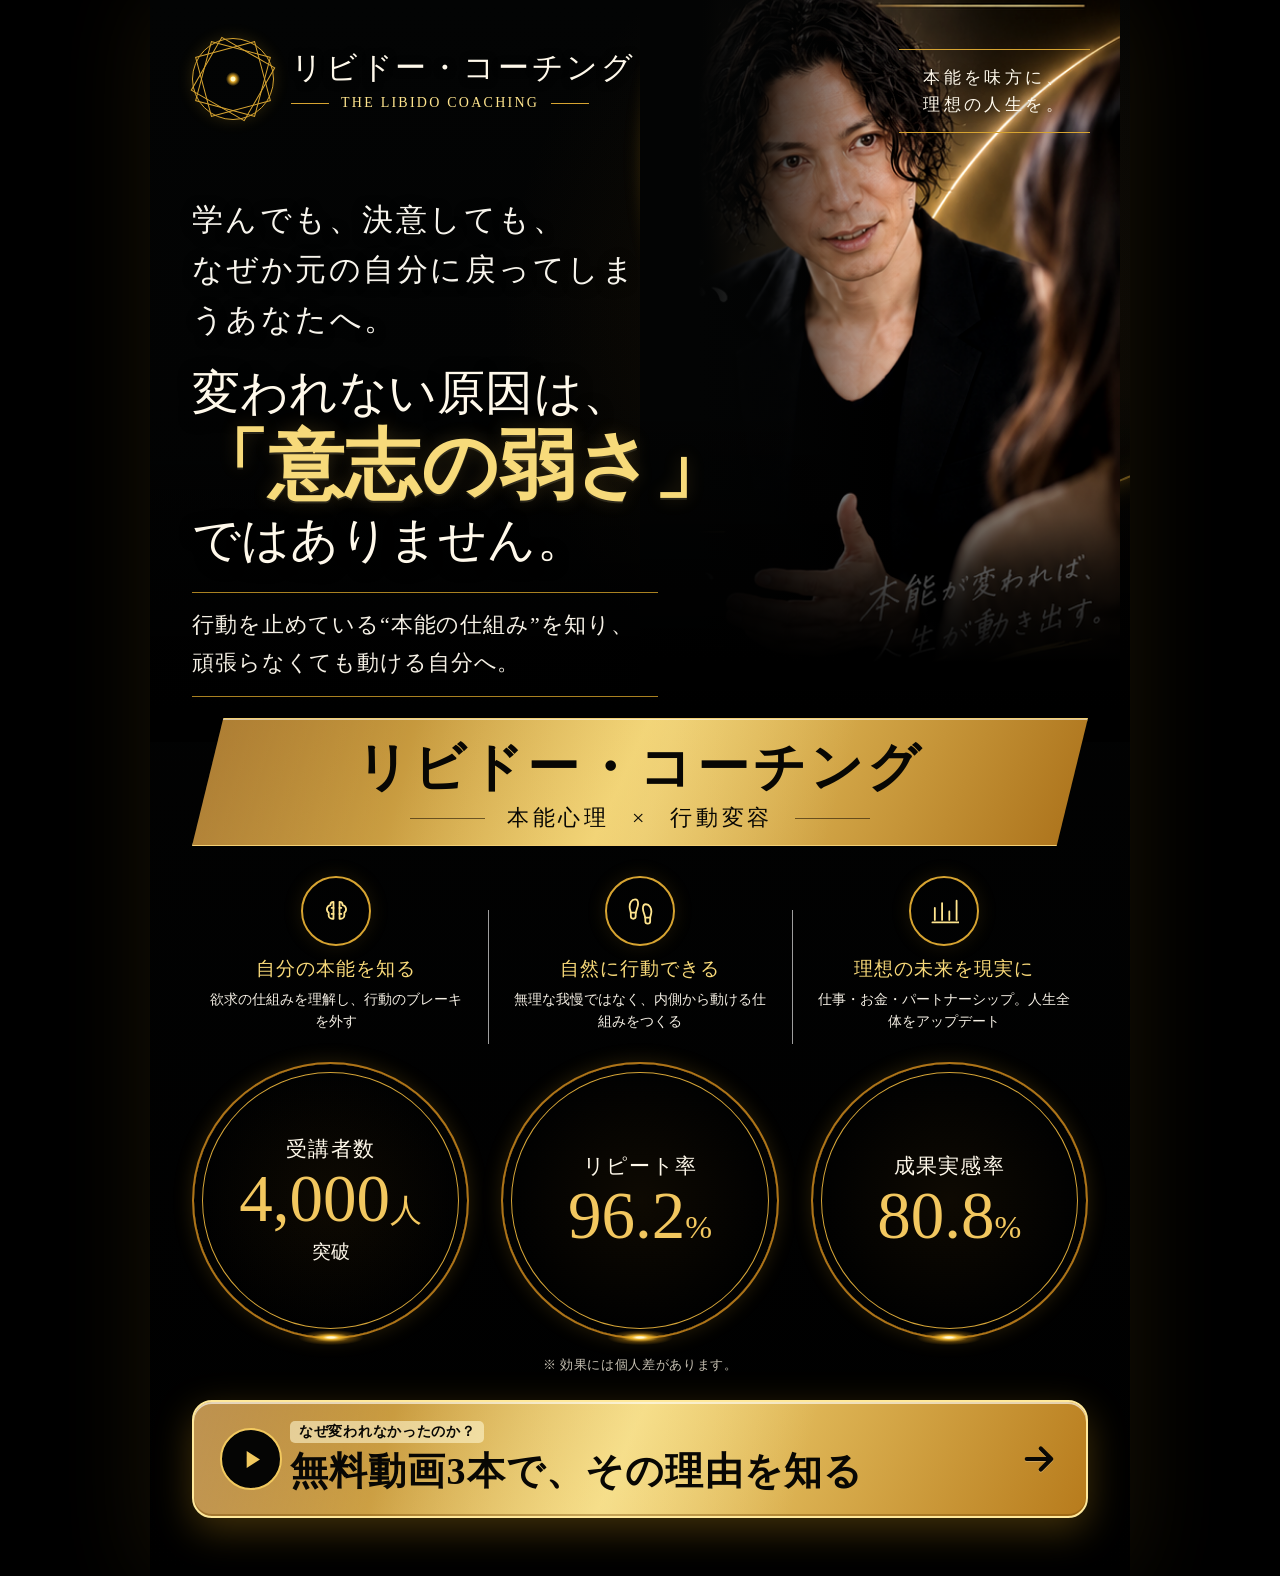
<file: docs/index.html>
<!doctype html>
<html lang="ja">
<head>
  <meta charset="utf-8">
  <meta name="viewport" content="width=device-width, initial-scale=1, viewport-fit=cover">
  <meta name="description" content="変われない原因は意志の弱さではありません。本能の仕組みを知り、自然に行動できる自分へ。">
  <meta name="theme-color" content="#020303">
  <title>リビドー・コーチング｜無料動画プレゼント</title>
  <link rel="icon" href="favicon.svg">
  <link rel="stylesheet" href="styles.css">
</head>
<body>
  <main class="site-shell">
    <section class="hero" aria-labelledby="hero-title">
      <div class="hero-glow" aria-hidden="true"></div>
      <div class="hero-inner">
        <header class="brand-row">
          <div class="brand-mark" aria-hidden="true"><span></span></div>
          <div class="brand-copy"><p>リビドー・コーチング</p><span>THE LIBIDO COACHING</span></div>
        </header>
        <div class="portrait" aria-hidden="true"><img src="fv-reference.png" alt=""></div>
        <div class="hero-copy">
          <p class="eyebrow">学んでも、決意しても、<br>なぜか元の自分に戻ってしまうあなたへ。</p>
          <h1 id="hero-title"><span>変われない原因は、</span><strong>「意志の弱さ」</strong><span>ではありません。</span></h1>
          <p class="hero-lead">行動を止めている“本能の仕組み”を知り、<br>頑張らなくても動ける自分へ。</p>
        </div>
        <p class="hero-tagline">本能を味方に、<br>理想の人生を。</p>
      </div>
    </section>

    <section class="offer" aria-label="プログラム概要">
      <div class="offer-title"><span>リビドー・コーチング</span><small>本能心理 <b>×</b> 行動変容</small></div>
      <div class="benefit-grid">
        <article class="benefit">
          <div class="benefit-icon" aria-hidden="true"><svg width="29" height="29" viewBox="0 0 24 24" fill="none" stroke="currentColor" stroke-width="1.5" stroke-linecap="round" stroke-linejoin="round"><path d="M9.5 4A2.5 2.5 0 0 0 7 6.5v.25A3.5 3.5 0 0 0 5.5 13v2a3 3 0 0 0 3 3h1V4Z"/><path d="M14.5 4A2.5 2.5 0 0 1 17 6.5v.25A3.5 3.5 0 0 1 18.5 13v2a3 3 0 0 1-3 3h-1V4Z"/><path d="M9.5 9H8M14.5 9H16M9.5 14H8M14.5 14H16"/></svg></div>
          <h2>自分の本能を知る</h2><p>欲求の仕組みを理解し、行動のブレーキを外す</p>
        </article>
        <article class="benefit">
          <div class="benefit-icon" aria-hidden="true"><svg width="29" height="29" viewBox="0 0 24 24" fill="none" stroke="currentColor" stroke-width="1.5" stroke-linecap="round" stroke-linejoin="round"><path d="M4 16v-2.38C4 11.5 2.97 10.5 3 8c.03-2.72 1.49-6 4.5-6C9.37 2 10 3.8 10 5.5c0 3.11-2 5.66-2 8.68V16a2 2 0 1 1-4 0Z"/><path d="M20 20v-2.38c0-2.12 1.03-3.12 1-5.62-.03-2.72-1.49-6-4.5-6C14.63 6 14 7.8 14 9.5c0 3.11 2 5.66 2 8.68V20a2 2 0 1 0 4 0Z"/><path d="M16 17h4"/><path d="M4 13h4"/></svg></div>
          <h2>自然に行動できる</h2><p>無理な我慢ではなく、内側から動ける仕組みをつくる</p>
        </article>
        <article class="benefit">
          <div class="benefit-icon" aria-hidden="true"><svg width="29" height="29" viewBox="0 0 24 24" fill="none" stroke="currentColor" stroke-width="1.5" stroke-linecap="round" stroke-linejoin="round"><path d="M4 19V9M10 19V5M16 19v-7M22 19V3"/><path d="M2 21h22"/></svg></div>
          <h2>理想の未来を現実に</h2><p>仕事・お金・パートナーシップ。人生全体をアップデート</p>
        </article>
      </div>
      <div class="result-grid" aria-label="実績">
        <div class="result"><span>受講者数</span><p>4,000<small>人</small></p><b>突破</b></div>
        <div class="result"><span>リピート率</span><p>96.2<small>%</small></p></div>
        <div class="result"><span>成果実感率</span><p>80.8<small>%</small></p></div>
      </div>
      <p class="disclaimer">※ 効果には個人差があります。</p>
      <button class="hero-cta" id="openDialog" type="button" aria-haspopup="dialog">
        <span class="cta-play" aria-hidden="true"><svg width="29" height="29" viewBox="0 0 24 24" fill="currentColor"><path d="M8 5v14l11-7Z"/></svg></span>
        <span class="cta-copy"><small>なぜ変われなかったのか？</small><strong>無料動画3本で、<br class="mobile-break">その理由を知る</strong></span>
        <svg class="cta-arrow" viewBox="0 0 24 24" fill="none" stroke="currentColor" stroke-width="2.35" stroke-linecap="round" stroke-linejoin="round" aria-hidden="true"><path d="M5 12h14M13 6l6 6-6 6"/></svg>
      </button>
    </section>
  </main>

  <div class="dialog-overlay" id="dialogOverlay" aria-hidden="true">
    <section class="modal-panel" id="dialogPanel" data-slot="dialog-content" role="dialog" aria-modal="true" aria-labelledby="dialogTitle" tabindex="-1">
      <button class="dialog-close" id="closeDialog" data-slot="dialog-close" type="button" aria-label="閉じる"><svg width="20" height="20" viewBox="0 0 24 24" fill="none" stroke="currentColor" stroke-width="2" stroke-linecap="round"><path d="M18 6 6 18M6 6l12 12"/></svg></button>
      <div id="formView">
        <header class="modal-header">
          <div class="modal-icon" aria-hidden="true"><svg width="27" height="27" viewBox="0 0 24 24" fill="none" stroke="currentColor" stroke-width="2" stroke-linecap="round" stroke-linejoin="round"><path d="M12 3v12M7 10l5 5 5-5"/><path d="M5 19v2h14v-2"/></svg></div>
          <p class="modal-kicker">SPECIAL VIDEO</p>
          <h2 class="modal-title" id="dialogTitle">無料動画を受け取る</h2>
          <p class="modal-lead">お名前とメールアドレスをご入力ください。</p>
        </header>
        <form class="signup-form" id="signupForm">
          <input type="hidden" name="_subject" value="リビドー・コーチング 無料動画申込み">
          <input class="honeypot" type="text" name="_honey" tabindex="-1" autocomplete="off">
          <label for="name">氏名 <strong>必須</strong></label>
          <input data-slot="input" id="name" name="name" type="text" autocomplete="name" required placeholder="山田 太郎">
          <label for="email">メールアドレス <strong>必須</strong></label>
          <input data-slot="input" id="email" name="email" type="email" autocomplete="email" required placeholder="example@email.com">
          <p class="form-error" id="formError" role="alert" hidden>送信できませんでした。通信環境をご確認のうえ、もう一度お試しください。</p>
          <button class="submit-button" id="submitButton" type="submit">無料動画を受け取る <span aria-hidden="true">›</span></button>
        </form>
      </div>
      <div class="success-state" id="successView" hidden>
        <div class="success-icon" aria-hidden="true"><svg width="38" height="38" viewBox="0 0 24 24" fill="none" stroke="currentColor" stroke-width="2.2" stroke-linecap="round" stroke-linejoin="round"><path d="m5 12 4 4L19 6"/></svg></div>
        <p class="modal-kicker">THANK YOU</p><h2 class="modal-title">ありがとうございます</h2>
        <p class="download-message">お申し込みを受け付けました。</p><p class="success-note">ご入力いただいたメールアドレスをご確認ください。</p>
        <button class="secondary-button" id="doneButton" type="button">閉じる</button>
      </div>
    </section>
  </div>

  <script>
    const overlay = document.getElementById('dialogOverlay');
    const panel = document.getElementById('dialogPanel');
    const form = document.getElementById('signupForm');
    const formView = document.getElementById('formView');
    const successView = document.getElementById('successView');
    const errorMessage = document.getElementById('formError');
    const submitButton = document.getElementById('submitButton');

    function openDialog() {
      overlay.classList.add('open');
      overlay.setAttribute('aria-hidden', 'false');
      document.body.classList.add('dialog-open');
      panel.scrollTop = 0;
      panel.focus({ preventScroll: true });
    }
    function closeDialog() {
      overlay.classList.remove('open');
      overlay.setAttribute('aria-hidden', 'true');
      document.body.classList.remove('dialog-open');
      form.reset();
      formView.hidden = false;
      successView.hidden = true;
      errorMessage.hidden = true;
      submitButton.disabled = false;
      submitButton.textContent = '無料動画を受け取る　›';
    }
    document.getElementById('openDialog').addEventListener('click', openDialog);
    document.getElementById('closeDialog').addEventListener('click', closeDialog);
    document.getElementById('doneButton').addEventListener('click', closeDialog);
    overlay.addEventListener('click', event => { if (event.target === overlay) closeDialog(); });
    document.addEventListener('keydown', event => { if (event.key === 'Escape' && overlay.classList.contains('open')) closeDialog(); });
    form.addEventListener('submit', async event => {
      event.preventDefault();
      errorMessage.hidden = true;
      submitButton.disabled = true;
      submitButton.textContent = '送信しています…';
      try {
        const response = await fetch('https://formsubmit.co/ajax/1641494papa@gmail.com', { method: 'POST', headers: { Accept: 'application/json' }, body: new FormData(form) });
        if (!response.ok) throw new Error('送信失敗');
        formView.hidden = true;
        successView.hidden = false;
        panel.scrollTop = 0;
      } catch {
        errorMessage.hidden = false;
        submitButton.disabled = false;
        submitButton.textContent = '無料動画を受け取る　›';
      }
    });
  </script>
</body>
</html>
</file>
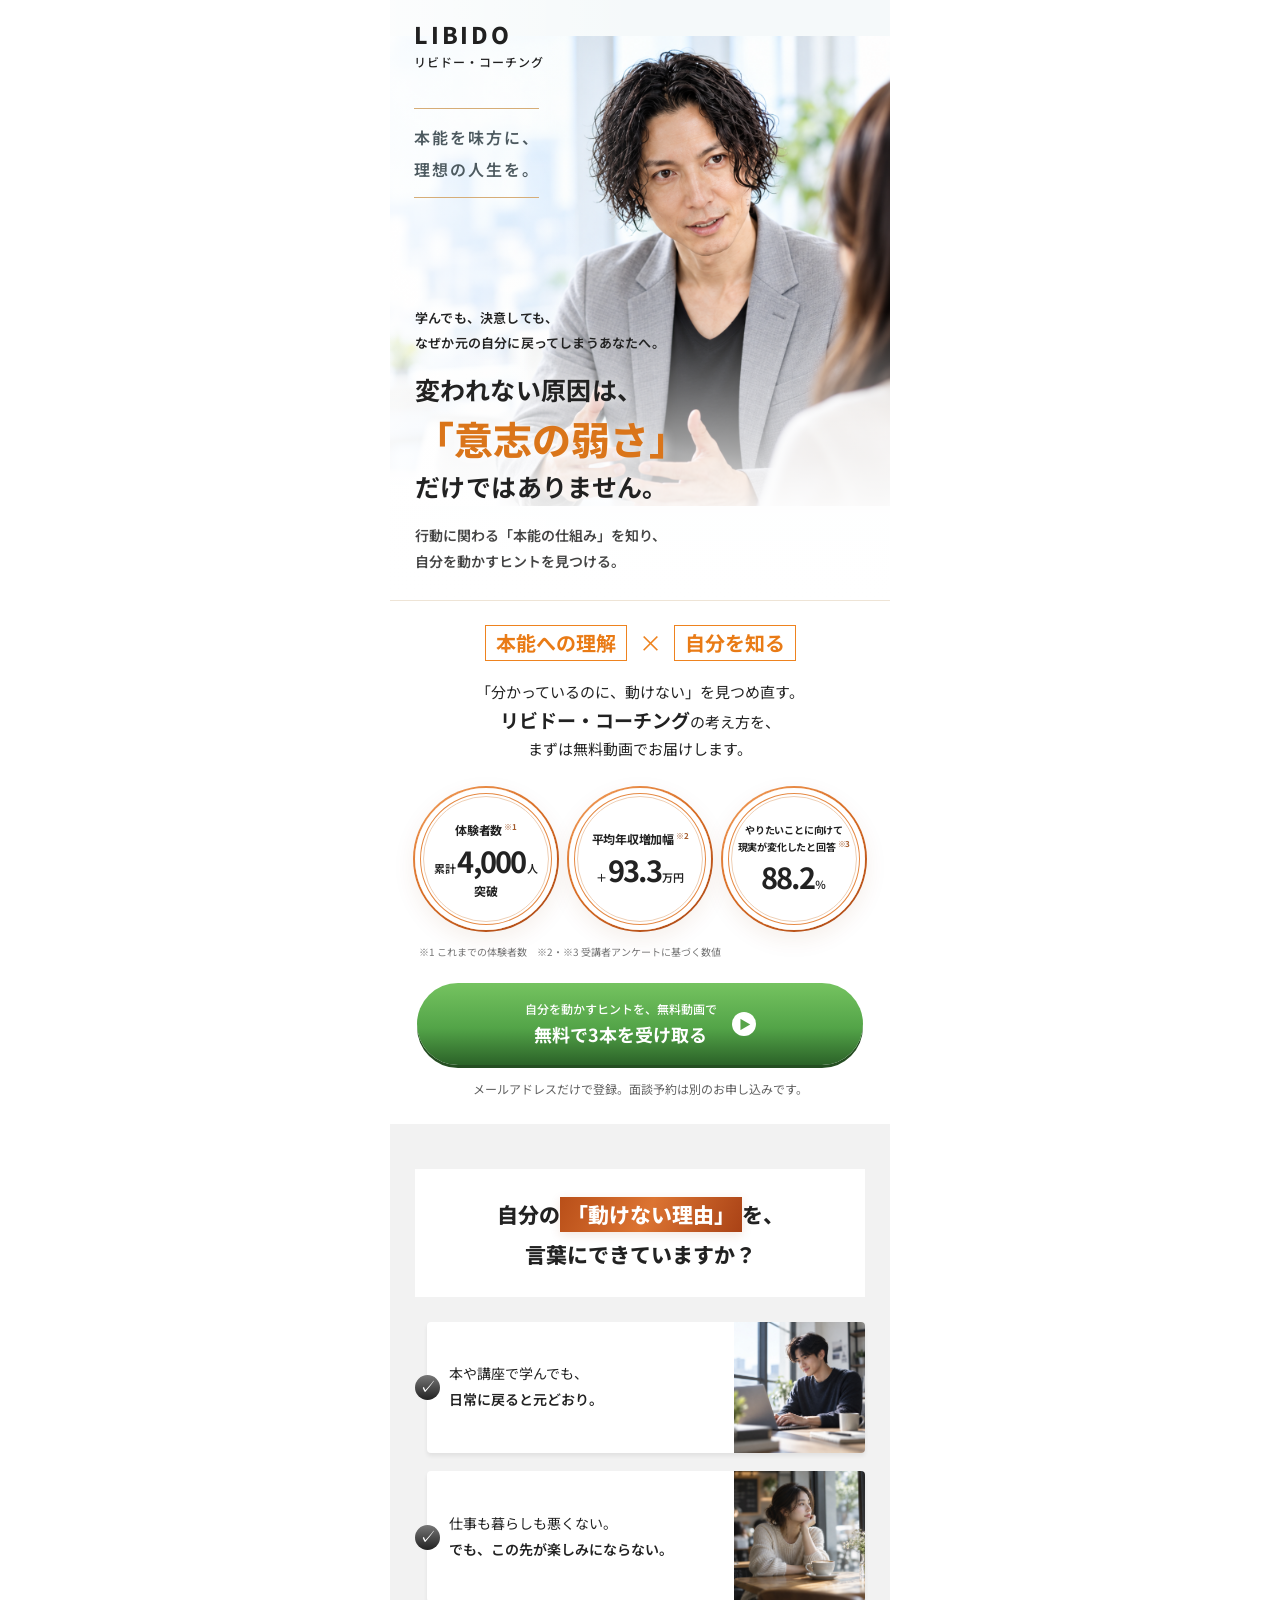
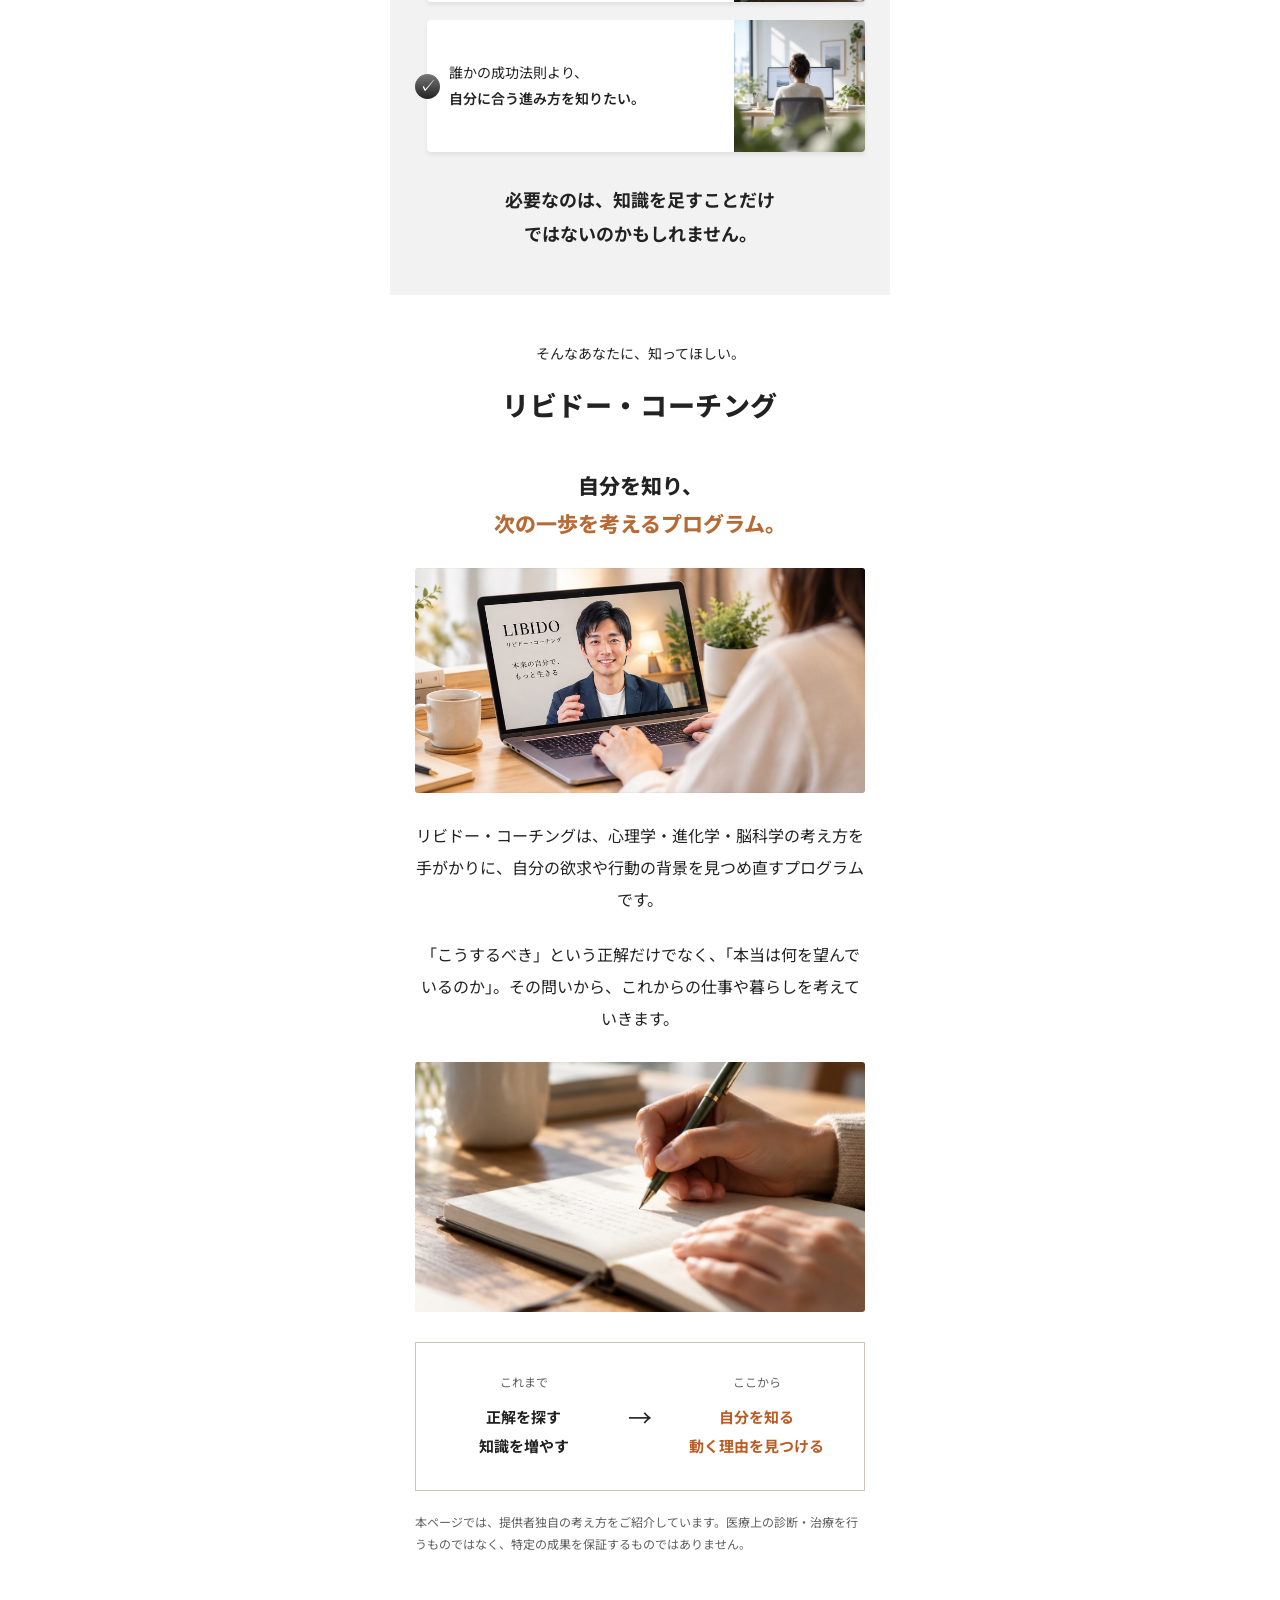
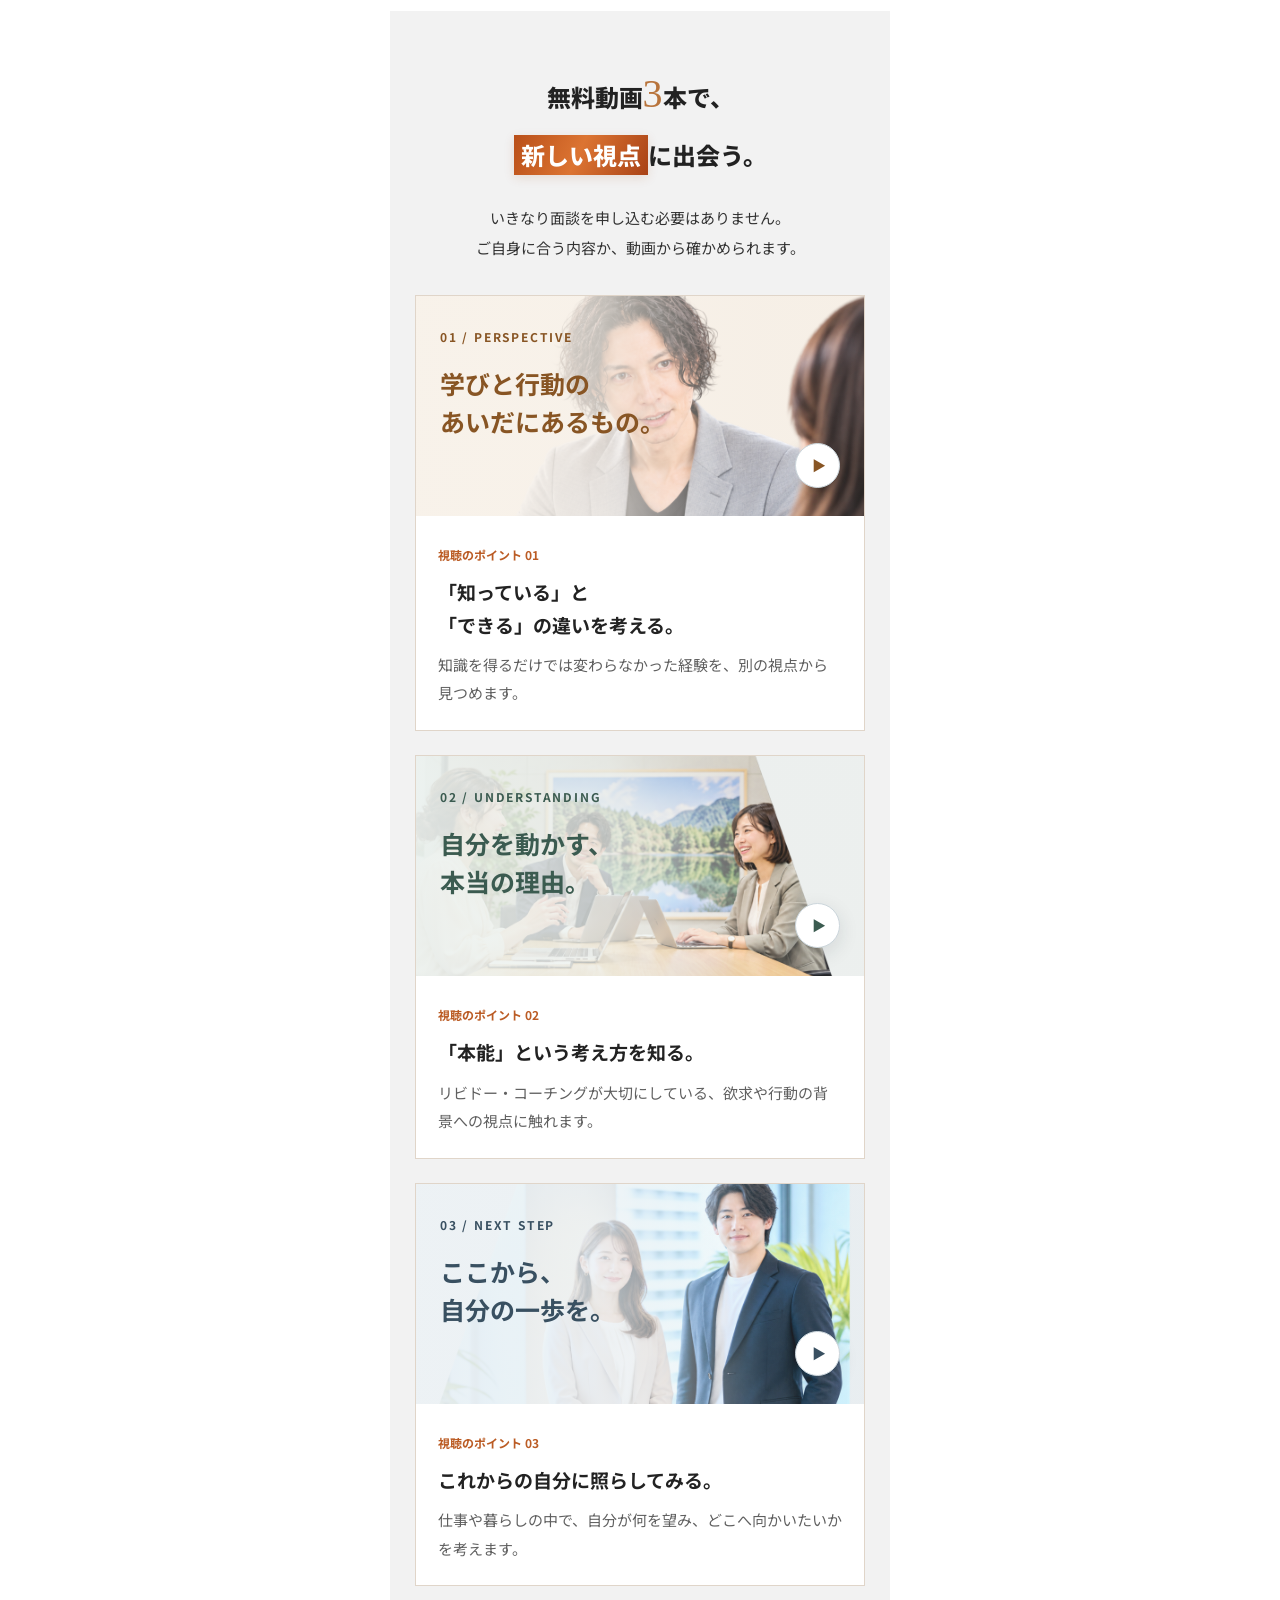
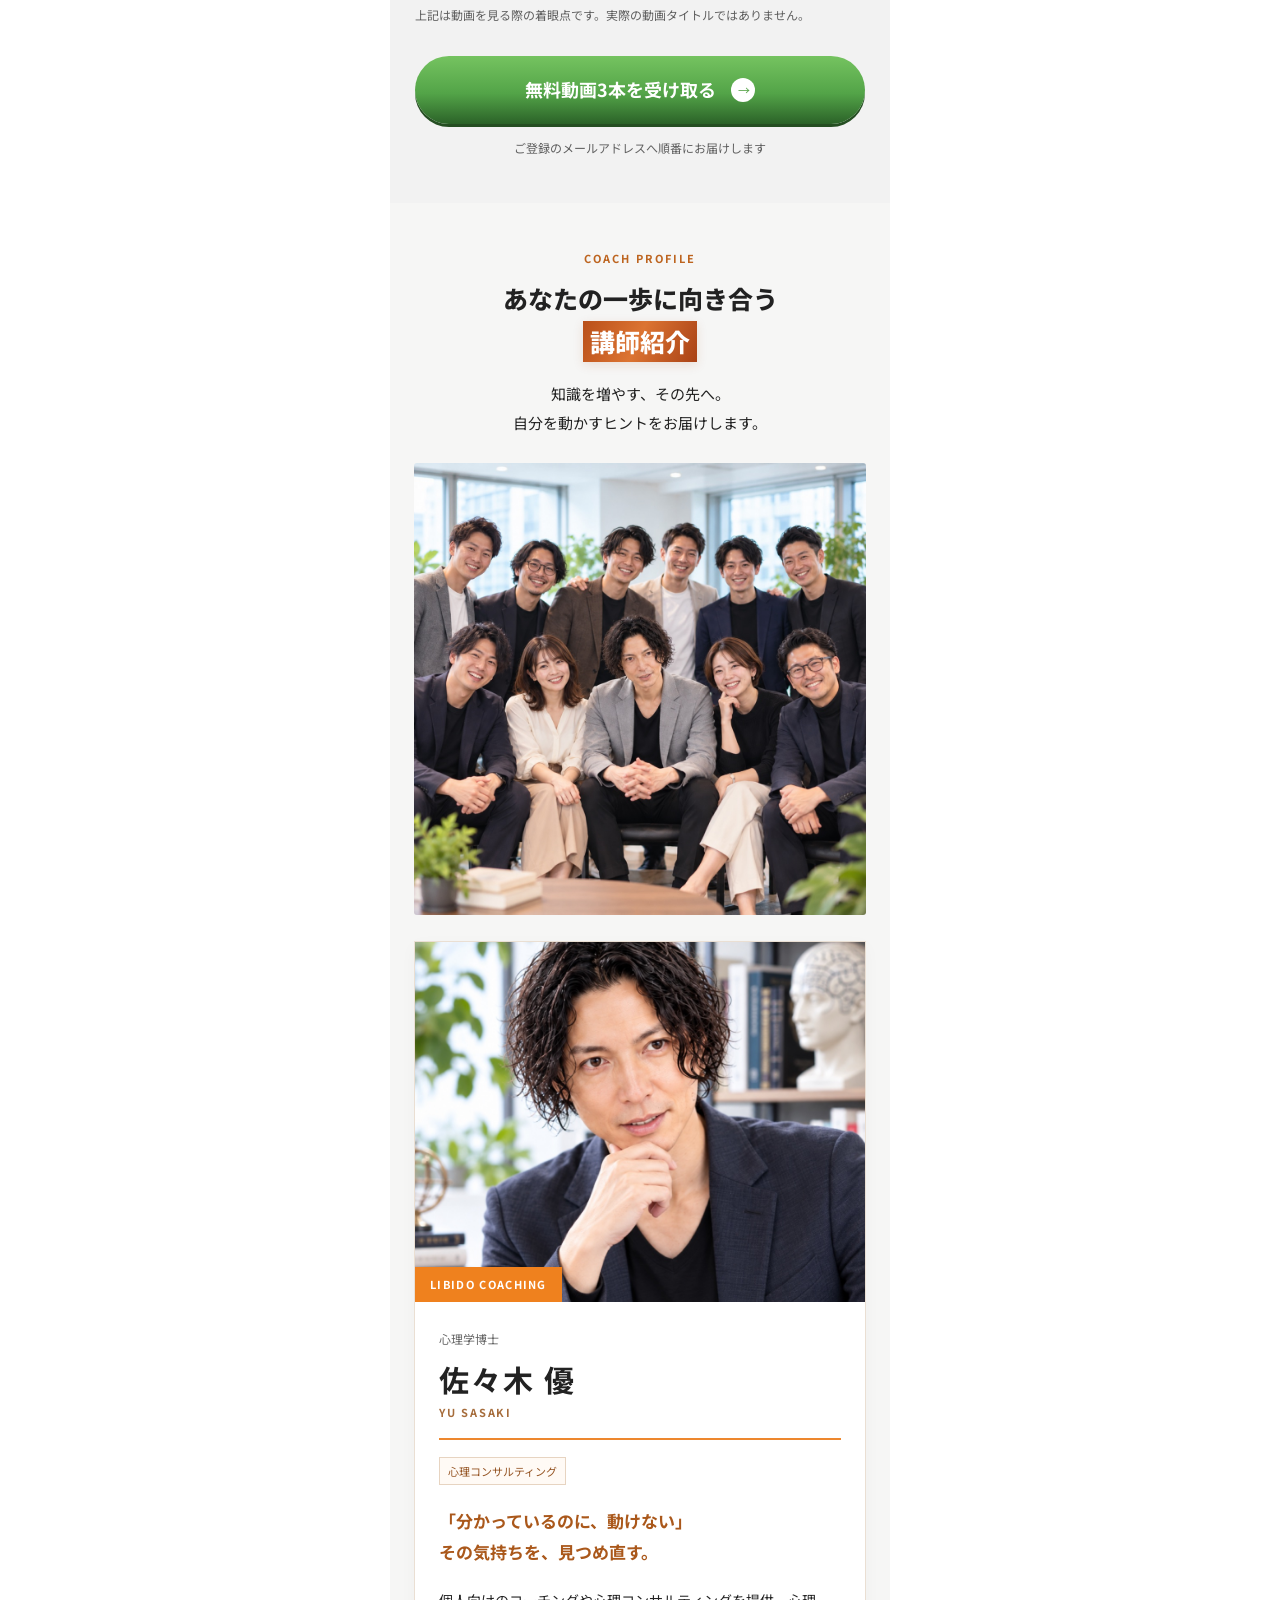
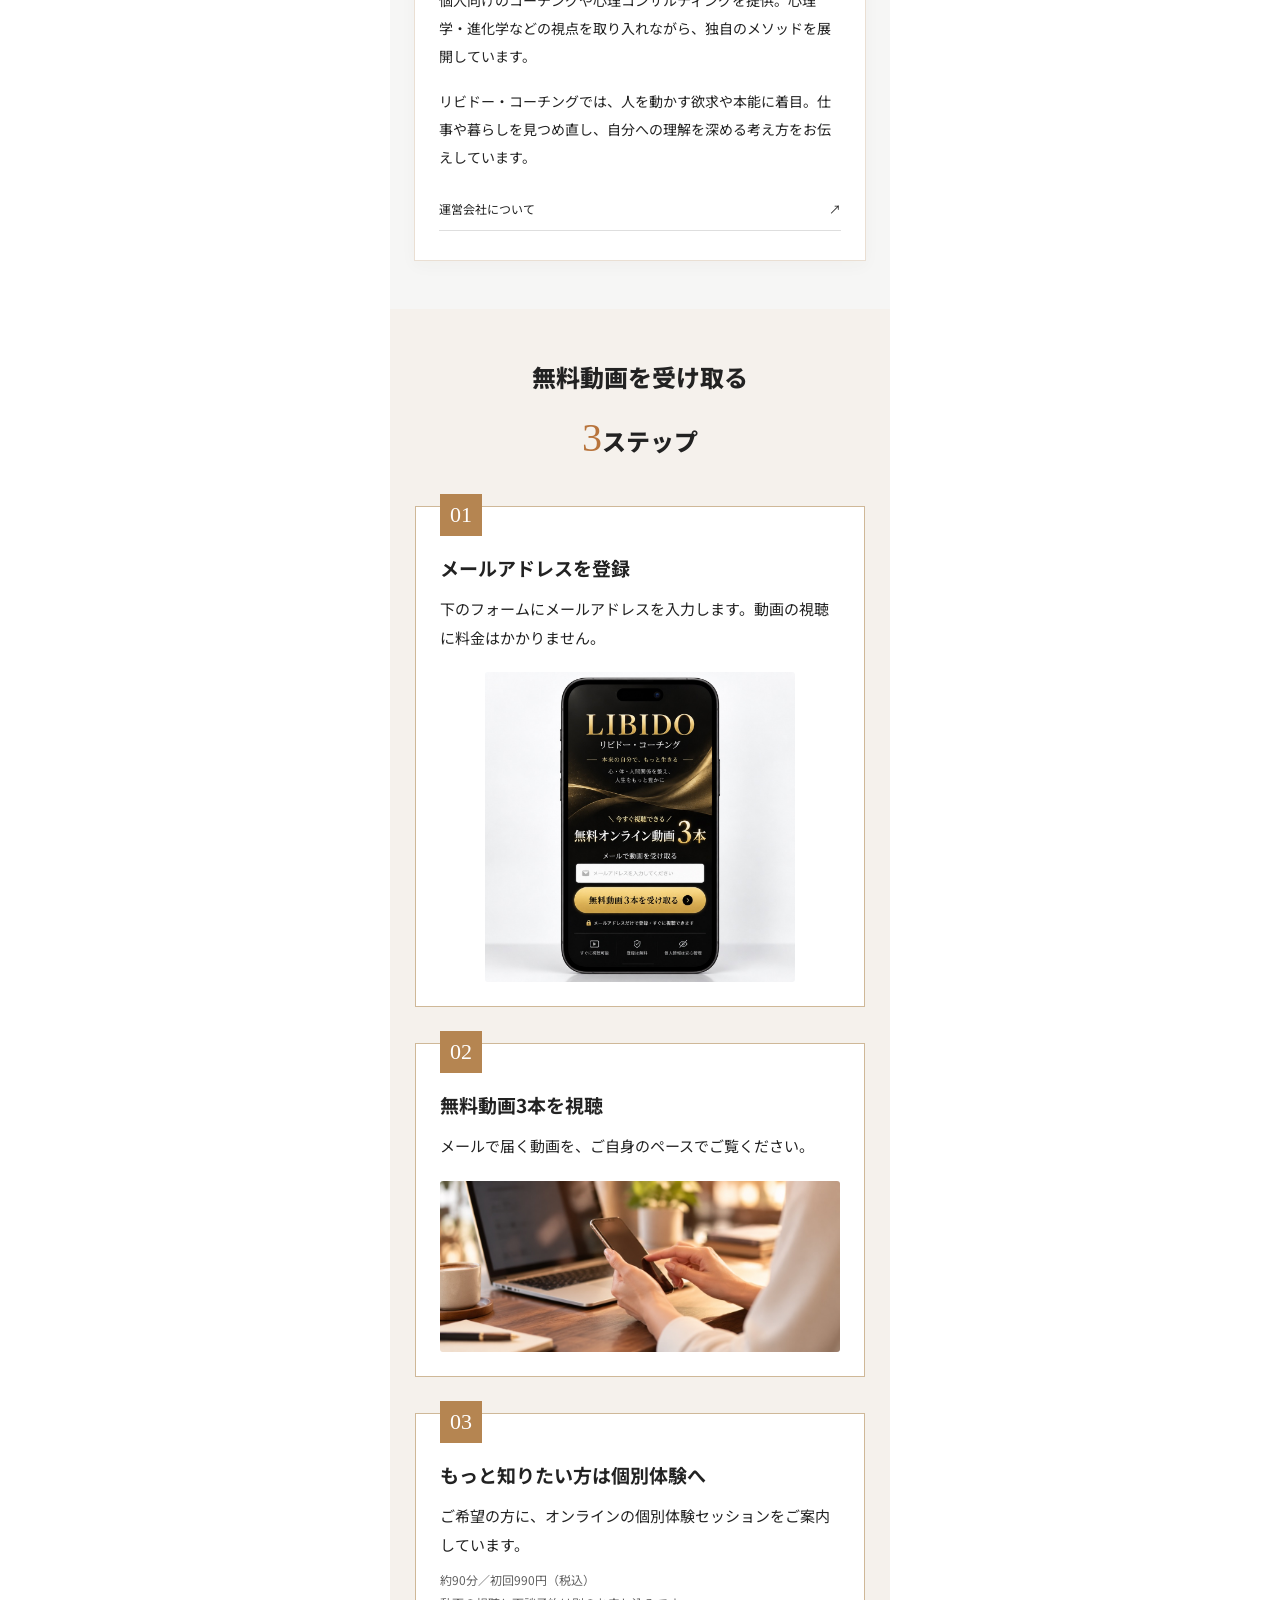
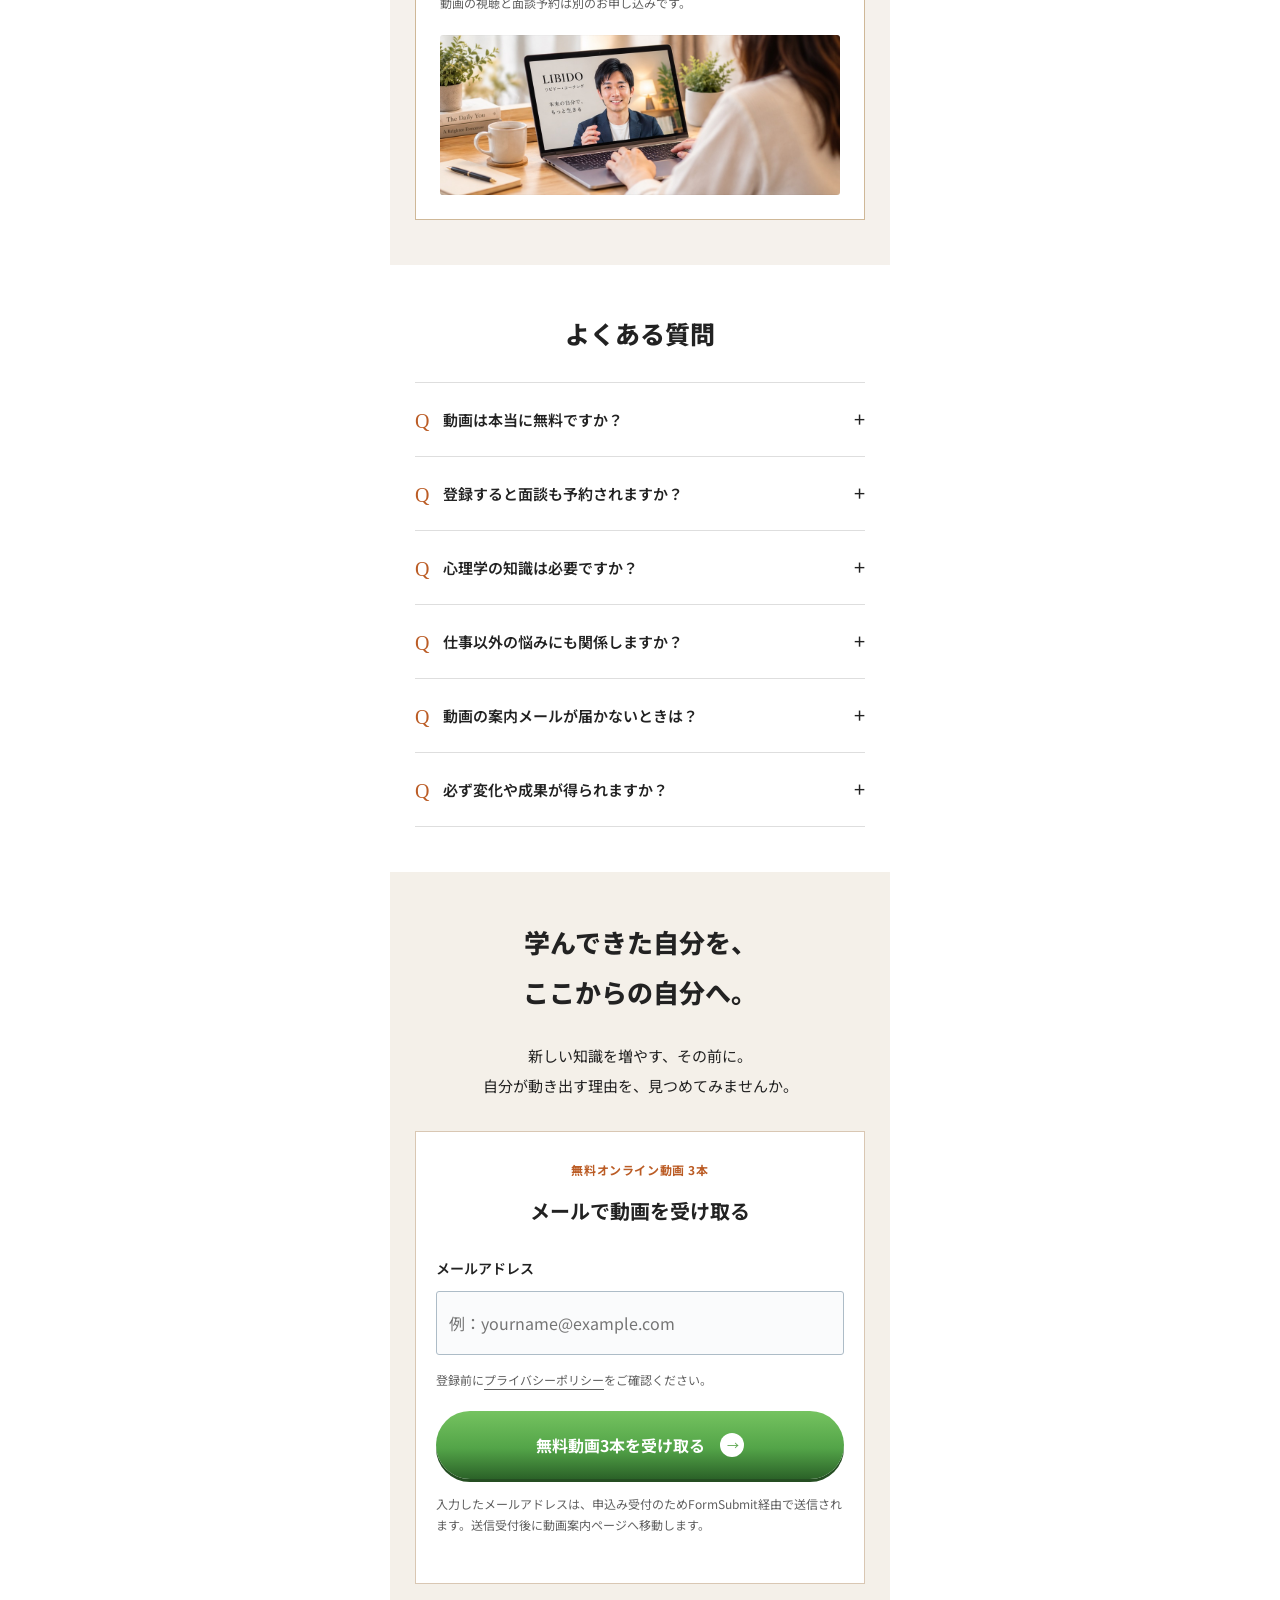
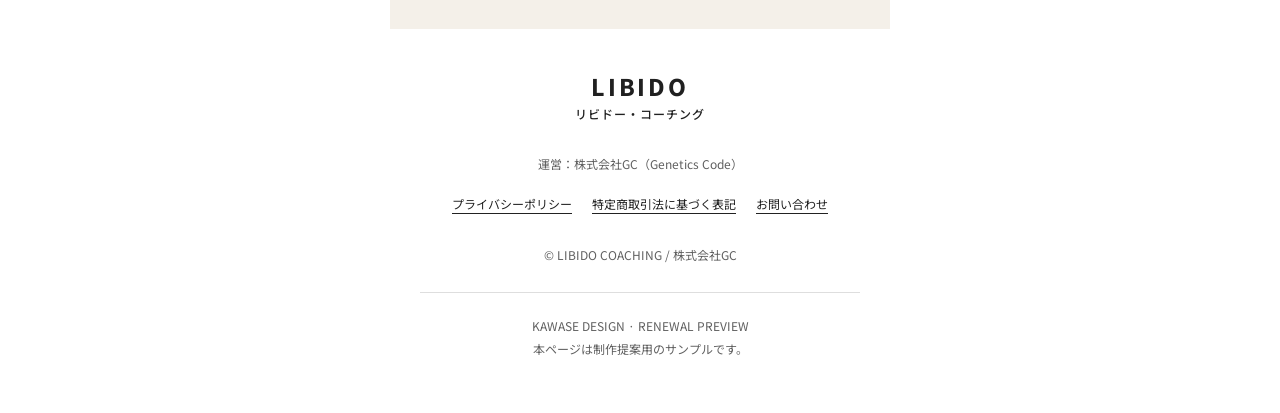
<file: docs/renewal/index.html>
<!doctype html>
<html lang="ja">
<head>
<meta charset="utf-8"><meta name="viewport" content="width=device-width, initial-scale=1, viewport-fit=cover">
<meta name="robots" content="noindex,nofollow"><meta name="theme-color" content="#142c43">
<title>リビドー・コーチング｜学びを、次の一歩へ。</title>
<meta name="description" content="知識を増やすだけでは、変わらなかったあなたへ。自分を動かす理由を見つめ直す、リビドー・コーチング。まずは無料動画3本から。">
<link rel="preconnect" href="https://fonts.googleapis.com"><link rel="preconnect" href="https://fonts.gstatic.com" crossorigin>
<link href="https://fonts.googleapis.com/css2?family=Noto+Sans+JP:wght@400;500;600;700;800;900&family=Noto+Serif+JP:wght@500;600;700&display=swap" rel="stylesheet">
<link rel="stylesheet" href="styles.css?v=20260911-profile"><script src="analytics.js?v=20260910-1" defer></script><script src="app.js?v=20260910-2" defer></script>
</head>
<body>
<a class="skip" href="#main">本文へ移動</a>
<div class="page" id="top">
<header class="header"><a class="logo" href="#top">LIBIDO<span>リビドー・コーチング</span></a><a class="header-link" href="#register">無料動画を見る <span>↗</span></a></header>
<main id="main">
<section class="hero" aria-labelledby="hero-title">
<div class="hero-stage">
<div class="hero-photo"><img src="assets/coach-daylight.png" alt="明るい空間で相談者と向き合う佐々木優のイメージ" width="1254" height="1254" fetchpriority="high"></div>
<div class="hero-copy">
<p class="eyebrow">学んでも、決意しても、<br>なぜか元の自分に戻ってしまうあなたへ。</p>
<h1 id="hero-title"><span>変われない原因は、</span><strong>「意志の弱さ」</strong><span>だけではありません。</span></h1>
<p class="hero-subtitle">行動に関わる「本能の仕組み」を知り、<br>自分を動かすヒントを見つける。</p>
</div><p class="hero-motto">本能を味方に、<br>理想の人生を。</p>
<span class="hero-person">講師　佐々木 優</span>
</div>
<div class="hero-bottom"><div class="method-tags"><span>本能への理解</span><b>×</b><span>自分を知る</span></div><p class="hero-description">「分かっているのに、動けない」を見つめ直す。<br><strong>リビドー・コーチング</strong>の考え方を、<br>まずは無料動画でお届けします。</p>
<div class="hero-badges" aria-label="リビドー・コーチングの実績"><div><span class="badge-title">体験者数<sup>※1</sup></span><strong><small>累計</small>4,000<small>人</small></strong><span class="badge-bottom">突破</span></div><div><span class="badge-title">平均年収増加幅<sup>※2</sup></span><strong><small>＋</small>93.3<small>万円</small></strong></div><div><span class="badge-title badge-title-long">やりたいことに向けて<br>現実が変化したと回答<sup>※3</sup></span><strong>88.2<small>％</small></strong></div></div>
<p class="badge-notes">※1 これまでの体験者数　※2・※3 受講者アンケートに基づく数値</p>
<a class="button" href="#register"><span class="cta-copy"><small>自分を動かすヒントを、無料動画で</small>無料で3本を受け取る</span><span>▶</span></a><p class="micro">メールアドレスだけで登録。面談予約は別のお申し込みです。</p></div>
</section>
<section class="intro section" id="concerns"><p class="section-kicker">DOES THIS SOUND FAMILIAR?</p><h2>自分の<span class="highlight">「動けない理由」</span>を、<br>言葉にできていますか？</h2><ul class="concerns">
<li><span>✓</span><div>本や講座で学んでも、<br><strong>日常に戻ると元どおり。</strong></div><img class="" src="assets/learning.jpg" alt="パソコンで学ぶ人のイメージ" width="1254" height="1254" loading="lazy" decoding="async"></li>
<li><span>✓</span><div>仕事も暮らしも悪くない。<br><strong>でも、この先が楽しみにならない。</strong></div><img class="" src="assets/future.jpg" alt="窓辺でこれからを考える人のイメージ" width="1254" height="1254" loading="lazy" decoding="async"></li>
<li><span>✓</span><div>誰かの成功法則より、<br><strong>自分に合う進み方を知りたい。</strong></div><img class="" src="assets/work-life.jpg" alt="自分のペースで仕事に向き合う人のイメージ" width="1254" height="1254" loading="lazy" decoding="async"></li></ul><p class="closing-copy">必要なのは、知識を足すことだけ<br>ではないのかもしれません。</p></section>
<section class="about section" id="about"><p class="section-kicker">WHAT IS LIBIDO COACHING?</p><p class="bridge">そんなあなたに、知ってほしい。</p><h2><span class="service-name">リビドー・コーチング</span><br>自分を知り、<br><em>次の一歩を考えるプログラム。</em></h2><img class="about-photo" src="assets/online-session.jpg" alt="オンラインでコーチングを受けるイメージ" width="1983" height="793" loading="lazy" decoding="async"><p class="body-copy">リビドー・コーチングは、心理学・進化学・脳科学の考え方を手がかりに、自分の欲求や行動の背景を見つめ直すプログラムです。</p><p class="body-copy">「こうするべき」という正解だけでなく、「本当は何を望んでいるのか」。その問いから、これからの仕事や暮らしを考えていきます。</p><img class="reflection-photo" src="assets/reflection.jpg" alt="ノートに自分の考えを書き出すイメージ" width="1254" height="1254" loading="lazy" decoding="async"><div class="perspective"><div><small>これまで</small><p>正解を探す<br>知識を増やす</p></div><span class="perspective-arrow">→</span><div><small>ここから</small><p>自分を知る<br>動く理由を見つける</p></div></div><p class="note">本ページでは、提供者独自の考え方をご紹介しています。医療上の診断・治療を行うものではなく、特定の成果を保証するものではありません。</p></section>
<section class="video-section section" id="videos"><p class="section-kicker">3 FREE ONLINE VIDEOS</p><h2>無料動画<span class="number-em">3</span>本で、<br><span class="highlight">新しい視点</span>に出会う。</h2><p class="body-copy">いきなり面談を申し込む必要はありません。<br>ご自身に合う内容か、動画から確かめられます。</p><div class="video-list">
<article class="video-card"><div class="video-cover cover-one"><img class="video-cover-photo" src="assets/video-perspective.png" alt="コーチと対話するイメージ" width="1000" height="790" loading="lazy" decoding="async"><span>01 / PERSPECTIVE</span><p>学びと行動の<br>あいだにあるもの。</p><i aria-hidden="true">▶</i></div><div class="video-text"><span>視聴のポイント 01</span><h3>「知っている」と<br>「できる」の違いを考える。</h3><p>知識を得るだけでは変わらなかった経験を、別の視点から見つめます。</p></div></article>
<article class="video-card"><div class="video-cover cover-two"><img class="video-cover-photo" src="assets/video-understanding.png" alt="対話を通して理解を深めるイメージ" width="1000" height="750" loading="lazy" decoding="async"><span>02 / UNDERSTANDING</span><p>自分を動かす、<br>本当の理由。</p><i aria-hidden="true">▶</i></div><div class="video-text"><span>視聴のポイント 02</span><h3>「本能」という考え方を知る。</h3><p>リビドー・コーチングが大切にしている、欲求や行動の背景への視点に触れます。</p></div></article>
<article class="video-card"><div class="video-cover cover-three"><img class="video-cover-photo" src="assets/video-next-step.png" alt="これからの一歩を考える人のイメージ" width="1000" height="750" loading="lazy" decoding="async"><span>03 / NEXT STEP</span><p>ここから、<br>自分の一歩を。</p><i aria-hidden="true">▶</i></div><div class="video-text"><span>視聴のポイント 03</span><h3>これからの自分に照らしてみる。</h3><p>仕事や暮らしの中で、自分が何を望み、どこへ向かいたいかを考えます。</p></div></article></div><p class="note">上記は動画を見る際の着眼点です。実際の動画タイトルではありません。</p><a class="button" href="#register">無料動画3本を受け取る<span>→</span></a><p class="micro">ご登録のメールアドレスへ順番にお届けします</p></section>
<section class="profile section" id="profile" aria-labelledby="coach-heading">
<p class="coach-eyebrow">COACH PROFILE</p><h2 id="coach-heading">あなたの一歩に向き合う<br><span class="highlight">講師紹介</span></h2>
<p class="coach-intro">知識を増やす、その先へ。<br>自分を動かすヒントをお届けします。</p>
<figure class="community-photo"><img class="" src="assets/community.jpg" alt="人々が集まる集合写真のイメージ" width="1254" height="1254" loading="lazy" decoding="async"></figure><article class="coach-card">
<div class="coach-visual"><img src="assets/coach-profile-new.jpg" alt="心理学博士・佐々木優のプロフィールイメージ" loading="lazy" width="1040" height="1200" decoding="async"><span class="coach-label">LIBIDO COACHING</span></div>
<div class="coach-detail"><p class="coach-role">心理学博士</p><h3>佐々木 優 <span>YU SASAKI</span></h3>
<div class="coach-fields"><span>心理コンサルティング</span></div>
<p class="coach-message">「分かっているのに、動けない」<br>その気持ちを、見つめ直す。</p>
<p>個人向けのコーチングや心理コンサルティングを提供。心理学・進化学などの視点を取り入れながら、独自のメソッドを展開しています。</p>
<p>リビドー・コーチングでは、人を動かす欲求や本能に着目。仕事や暮らしを見つめ直し、自分への理解を深める考え方をお伝えしています。</p>
<a class="text-link" href="https://genetics-code.net/%E4%BC%9A%E7%A4%BE%E6%A6%82%E8%A6%81/" target="_blank" rel="noopener">運営会社について <span>↗</span></a>
</div></article></section>
<section class="steps section" id="steps"><p class="section-kicker">HOW TO START</p><h2>無料動画を受け取る<br><span class="number-em">3</span>ステップ</h2><ol class="step-list"><li><span>01</span><div><h3>メールアドレスを登録</h3><p>下のフォームにメールアドレスを入力します。動画の視聴に料金はかかりません。</p><img class="step-photo phone-photo" src="assets/registration-phone.jpg" alt="LIBIDO無料動画の登録画面イメージ" width="1254" height="1254" loading="lazy" decoding="async"></div></li><li><span>02</span><div><h3>無料動画3本を視聴</h3><p>メールで届く動画を、ご自身のペースでご覧ください。</p><img class="step-photo" src="assets/watch-anywhere.jpg" alt="スマートフォンで動画を確認するイメージ" width="1916" height="821" loading="lazy" decoding="async"></div></li><li><span>03</span><div><h3>もっと知りたい方は個別体験へ</h3><p>ご希望の方に、オンラインの個別体験セッションをご案内しています。</p><small>約90分／初回990円（税込）<br>動画の視聴と面談予約は別のお申し込みです。</small><img class="step-photo" src="assets/online-session.jpg" alt="オンラインで個別体験セッションを受けるイメージ" width="1983" height="793" loading="lazy" decoding="async"></div></li></ol></section>
<section class="faq section" id="faq"><p class="section-kicker">QUESTIONS & ANSWERS</p><h2>よくある質問</h2><details><summary>動画は本当に無料ですか？</summary><p>はい。オンライン動画3本は無料です。個別体験セッションは別途お申し込みとなり、初回990円（税込）です。</p></details><details><summary>登録すると面談も予約されますか？</summary><p>いいえ。メール登録と面談予約は別です。まず動画で内容をご確認いただき、個別体験をご希望の場合に予約へお進みください。</p></details><details><summary>心理学の知識は必要ですか？</summary><p>事前に専門知識を身につける必要はありません。まずは動画を通して、リビドー・コーチングの考え方をご確認ください。</p></details><details><summary>仕事以外の悩みにも関係しますか？</summary><p>仕事だけでなく、暮らしや人間関係など、自分の望みと行動を考える視点をご紹介しています。個別のご相談に対応できるかは、提供者へご確認ください。</p></details><details><summary>動画の案内メールが届かないときは？</summary><p>迷惑メールフォルダと、入力したメールアドレスをご確認ください。送信元「info@g-c-method.com」からのメールを受け取れる設定かもご確認ください。</p></details><details><summary>必ず変化や成果が得られますか？</summary><p>変化や成果には個人差があり、特定の結果を保証するものではありません。ご自身に合う考え方かを、まず動画でご判断ください。</p></details></section>
<section class="registration section" id="register"><p class="section-kicker">YOUR NEXT STEP STARTS HERE</p><h2>学んできた自分を、<br>ここからの自分へ。</h2><p>新しい知識を増やす、その前に。<br>自分が動き出す理由を、見つめてみませんか。</p><div class="registration-box"><span class="free-label">無料オンライン動画 3本</span><h3>メールで動画を受け取る</h3><form id="registration-form"><input type="text" name="website" autocomplete="off" tabindex="-1" aria-hidden="true" style="position:absolute;left:-10000px;width:1px;height:1px"><label for="email">メールアドレス</label><input id="email" name="email" type="email" inputmode="email" autocomplete="email" placeholder="例：yourname@example.com" required maxlength="254" aria-describedby="form-note"><p id="form-note" class="note">登録前に<a href="https://genetics-code.net/lp/privacy.html" target="_blank" rel="noopener">プライバシーポリシー</a>をご確認ください。</p><button class="button" type="submit">無料動画3本を受け取る<span>→</span></button><p class="note">入力したメールアドレスは、申込み受付のためFormSubmit経由で送信されます。送信受付後に動画案内ページへ移動します。</p><p id="form-error" class="note" role="alert" tabindex="-1" hidden>送信を確認できませんでした。通信状況をご確認のうえ、もう一度お試しください。受付済みの場合、再送で通知が重複することがあります。</p></form></div></section>
</main>
<footer><a class="logo" href="#top">LIBIDO<span>リビドー・コーチング</span></a><p>運営：株式会社GC（Genetics Code）</p><nav><a href="https://genetics-code.net/lp/privacy.html" target="_blank" rel="noopener">プライバシーポリシー</a><a href="https://genetics-code.net/lp/tokushoho.html" target="_blank" rel="noopener">特定商取引法に基づく表記</a><a href="https://genetics-code.net/lp/tokushoho.html#contact" target="_blank" rel="noopener">お問い合わせ</a></nav><small>© LIBIDO COACHING / 株式会社GC</small><p class="footer-preview">KAWASE DESIGN · RENEWAL PREVIEW<br>本ページは制作提案用のサンプルです。</p></footer>
</div>
<div class="mobile-action"><a class="button" href="#register"><span class="mobile-cta-label"><small>まずは、自分を知るきっかけから</small>無料動画3本を受け取る</span><span>→</span></a></div>
</body></html>
</file>
<file: docs/styles.css>
:root {
  --black: #020303;
  --gold: #d7a431;
  --gold-bright: #ffe58e;
  --cream: #fff9eb;
  --radius: 14px;
}

* { box-sizing: border-box; }
html { background: var(--black); }
body {
  margin: 0;
  min-width: 320px;
  background: #000;
  color: var(--cream);
  font-family: "Hiragino Mincho ProN", "Yu Mincho", YuMincho, serif;
}
button, input { font: inherit; }
button { -webkit-tap-highlight-color: transparent; }
button { border: 0; }
svg { display: block; }
[hidden] { display: none !important; }
body.dialog-open { overflow: hidden; }

.dialog-overlay { position: fixed; inset: 0; z-index: 50; display: none; background: rgb(0 0 0 / 78%); backdrop-filter: blur(8px); }
.dialog-overlay.open { display: block; }
.modal-panel { position: fixed; display: grid; gap: 16px; outline: none; }
.dialog-close { position: absolute; top: 8px; right: 8px; display: grid; place-items: center; cursor: pointer; }
.modal-header { display: flex; flex-direction: column; }
.signup-form [data-slot="input"] { display: block; width: 100%; border-width: 1px; border-style: solid; border-radius: 8px; padding: 0 14px; outline: none; }
.submit-button { align-items: center; justify-content: center; gap: 8px; border-radius: 10px; cursor: pointer; }
.secondary-button { border-radius: 8px; padding: 10px 34px; cursor: pointer; }
.success-state { text-align: center; }

.site-shell {
  width: min(100%, 980px);
  min-height: 100vh;
  margin: 0 auto;
  overflow: hidden;
  background: radial-gradient(circle at 78% 20%, rgb(112 72 13 / 20%), transparent 28%), linear-gradient(180deg, #030404, #000);
  box-shadow: 0 0 90px rgb(221 166 47 / 11%);
}

.hero { position: relative; min-height: 690px; isolation: isolate; overflow: hidden; }
.hero::after { content: ""; position: absolute; inset: auto 0 0; z-index: 2; height: 44%; background: linear-gradient(180deg, transparent, #000 90%); pointer-events: none; }
.hero-glow { position: absolute; z-index: -1; top: -185px; right: -210px; width: 690px; height: 690px; border: 2px solid rgb(241 185 58 / 78%); border-radius: 50%; box-shadow: 0 0 25px rgb(255 186 41 / 45%), inset 0 0 30px rgb(255 186 41 / 16%); }
.portrait { position: absolute; z-index: 0; top: 0; right: 0; width: 50%; height: 690px; overflow: hidden; pointer-events: none; }
.portrait::before, .portrait::after { content: ""; position: absolute; inset: 0; z-index: 1; }
.portrait::before { background: linear-gradient(90deg, #030404 0 12%, rgb(3 4 4 / 74%) 27%, transparent 52%); }
.portrait::after { background: linear-gradient(180deg, transparent 56%, #000 96%); }
.portrait img { position: absolute; top: -130px; left: -500px; width: 980px; max-width: none; filter: saturate(.88) contrast(1.05); }

.hero-inner { position: relative; z-index: 3; width: 100%; min-height: 690px; padding: 38px 42px 45px; }
.brand-row { display: flex; align-items: center; gap: 17px; }
.brand-mark { position: relative; width: 82px; height: 82px; flex: 0 0 auto; border: 1px solid var(--gold); border-radius: 50%; background: radial-gradient(circle, #fff7c4 0 2px, #e2a928 3px, transparent 7px); box-shadow: 0 0 16px rgb(255 196 49 / 16%); }
.brand-mark::before, .brand-mark::after, .brand-mark span { content: ""; position: absolute; inset: 9px; border: 1px solid var(--gold); transform: rotate(30deg); }
.brand-mark::after { transform: rotate(75deg); }
.brand-mark span { display: block; transform: rotate(105deg); }
.brand-copy p { margin: 0 0 6px; font-size: 31px; letter-spacing: .09em; text-shadow: 0 1px 8px #000; }
.brand-copy span { display: flex; align-items: center; gap: 12px; color: var(--gold-bright); font-family: Georgia, serif; font-size: 14px; letter-spacing: .16em; }
.brand-copy span::before, .brand-copy span::after { content: ""; width: 38px; height: 1px; background: var(--gold); }

.hero-copy { position: relative; z-index: 2; width: 52%; margin-top: 75px; }
.eyebrow { margin: 0 0 20px; color: #f7f4ec; font-size: clamp(21px, 3.2vw, 31px); line-height: 1.62; letter-spacing: .08em; text-shadow: 0 2px 12px #000; }
.hero h1 { margin: 0; font-weight: 500; line-height: 1.12; letter-spacing: .01em; text-shadow: 0 3px 16px #000; }
.hero h1 span { display: block; font-size: clamp(31px, 4.7vw, 48px); }
.hero h1 strong { display: block; margin: 4px 0; background: none; color: #f7da7a; -webkit-text-fill-color: #f7da7a; font-size: clamp(48px, 7.5vw, 76px); font-weight: 600; white-space: nowrap; text-shadow: 0 0 18px rgb(235 186 73 / 20%), 0 2px 0 rgb(255 246 195 / 12%); }
.hero-lead { margin: 26px 0 0; border-top: 1px solid rgb(226 172 44 / 75%); border-bottom: 1px solid rgb(226 172 44 / 75%); padding: 13px 0 15px; color: #f5f0e5; font-size: clamp(17px, 2.2vw, 22px); line-height: 1.7; letter-spacing: .04em; }
.hero-tagline { position: absolute; top: 49px; right: 40px; margin: 0; border-top: 1px solid var(--gold); border-bottom: 1px solid var(--gold); padding: 14px 24px; font-size: 17px; line-height: 1.6; letter-spacing: .2em; text-align: center; text-shadow: 0 2px 10px #000; }

.offer { position: relative; z-index: 4; padding: 0 42px 58px; }
.offer-title { position: relative; margin: -24px auto 30px; border: 1px solid #f4d074; padding: 14px 28px 12px; background: linear-gradient(105deg, rgb(255 255 255 / 13%), transparent 24%, rgb(255 246 183 / 23%) 52%, transparent 72%), linear-gradient(115deg, #9f6815, #efcc68 48%, #aa7019); box-shadow: 0 9px 27px rgb(214 156 25 / 22%), inset 0 1px 0 rgb(255 255 255 / 55%); color: #080704; text-align: center; clip-path: polygon(3.5% 0, 100% 0, 96.5% 100%, 0 100%); }
.offer-title > span { display: block; font-size: clamp(30px, 5vw, 52px); font-weight: 600; letter-spacing: .08em; white-space: nowrap; }
.offer-title small { display: flex; align-items: center; justify-content: center; gap: 22px; font-size: 22px; letter-spacing: .17em; }
.offer-title small::before, .offer-title small::after { content: ""; width: 75px; height: 1px; background: rgb(49 33 8 / 65%); }
.offer-title b { font-weight: 400; }

.benefit-grid { display: grid; grid-template-columns: repeat(3, minmax(0, 1fr)); margin: 0 -8px 28px; }
.benefit { position: relative; min-width: 0; padding: 0 24px; text-align: center; }
.benefit + .benefit::before { content: ""; position: absolute; left: 0; top: 34px; width: 1px; height: 134px; background: rgb(255 255 255 / 62%); }
.benefit-icon { display: grid; place-items: center; width: 70px; height: 70px; margin: 0 auto 10px; border: 2px solid var(--gold); border-radius: 50%; color: var(--gold-bright); box-shadow: 0 0 20px rgb(218 163 37 / 13%); }
.benefit h2 { margin: 0 0 7px; color: #f8d979; font-size: 19px; font-weight: 500; letter-spacing: .05em; }
.benefit p { margin: 0; color: #f4efe4; font-size: 14px; line-height: 1.6; }

.result-grid { display: grid; grid-template-columns: repeat(3, minmax(0, 1fr)); gap: 32px; width: 100%; margin: 20px 0 17px; }
.result { position: relative; display: grid; min-width: 0; place-content: center; aspect-ratio: 1; border: 2px solid #ae7418; border-radius: 50%; background: radial-gradient(circle, rgb(75 49 7 / 18%), transparent 67%); box-shadow: inset 0 0 0 8px #020202, inset 0 0 0 9px #d3a337, 0 0 20px rgb(224 166 38 / 18%); text-align: center; }
.result::after { content: ""; position: absolute; bottom: -8px; left: 50%; width: 65px; height: 15px; transform: translateX(-50%); background: radial-gradient(ellipse, #fffad8 0 7%, #f1b830 18%, rgb(225 155 21 / 32%) 42%, transparent 72%); }
.result > span { font-size: 21px; letter-spacing: .06em; }
.result p { margin: 2px 0 0; color: #f2c75f; font-family: Georgia, serif; font-size: clamp(46px, 6vw, 67px); line-height: 1; }
.result p small { font-size: .48em; }
.result b { margin-top: 7px; font-size: 19px; font-weight: 400; }
.disclaimer { margin: 0 0 26px; color: #c7c1b3; font-size: 13px; letter-spacing: .05em; text-align: center; }

.hero-cta { position: relative; display: grid; grid-template-columns: 70px 1fr 56px; align-items: center; width: 100%; height: auto; min-height: 118px; overflow: hidden; border: 2px solid #ffe99b; border-radius: 20px; padding: 14px 26px; background: linear-gradient(105deg, rgb(255 255 255 / 25%), transparent 22%, rgb(255 247 190 / 32%) 48%, transparent 68%), linear-gradient(115deg, #a86e16, #f2d373 48%, #b77b1c); box-shadow: 0 12px 38px rgb(225 164 30 / 29%), inset 0 2px 0 rgb(255 255 255 / 62%), inset 0 -2px 0 rgb(116 69 4 / 38%); color: #080704; cursor: pointer; transition: transform .2s ease, filter .2s ease, box-shadow .2s ease; }
.hero-cta::after { content: ""; position: absolute; top: -65%; left: -38%; width: 24%; height: 230%; background: linear-gradient(90deg, transparent, rgb(255 255 255 / 83%), transparent); transform: rotate(22deg); animation: shimmer 3.3s ease-in-out infinite; }
.hero-cta:hover { filter: brightness(1.08); transform: translateY(-2px); box-shadow: 0 16px 46px rgb(225 164 30 / 38%), inset 0 2px 0 rgb(255 255 255 / 70%); }
.hero-cta:active { transform: translateY(1px) scale(.995); }
.hero-cta:focus-visible { outline: 4px solid #fff4be; outline-offset: 4px; }
.cta-play { display: grid; place-items: center; width: 62px; height: 62px; border: 2px solid #f2c95e; border-radius: 50%; background: #050504; color: #f2c95e; }
.cta-copy { display: flex; flex-direction: column; align-items: flex-start; gap: 3px; text-align: left; white-space: normal; }
.cta-copy small { border-radius: 5px; padding: 2px 9px; background: rgb(255 249 211 / 58%); font-size: 14px; font-weight: 700; letter-spacing: .05em; }
.cta-copy strong { font-size: clamp(24px, 4vw, 38px); font-weight: 700; letter-spacing: .03em; line-height: 1.35; }
.mobile-break { display: none; }
.cta-arrow { justify-self: end; width: 42px; height: 42px; filter: drop-shadow(0 1px 0 rgb(255 255 255 / 24%)); }

[data-slot="dialog-overlay"] { z-index: 50; background: rgb(0 0 0 / 78%); backdrop-filter: blur(8px); }
.modal-panel { z-index: 51; top: 50%; left: 50%; width: min(calc(100% - 32px), 500px); max-width: 500px; transform: translate(-50%, -50%); border: 1px solid rgb(225 177 60 / 74%); border-radius: 20px; padding: 42px; background: linear-gradient(145deg, rgb(255 255 255 / 3%), transparent 45%), radial-gradient(circle at 50% 0, #29200d, #12100c 35%, #080807 100%); box-shadow: 0 24px 90px rgb(0 0 0 / 72%), 0 0 42px rgb(217 166 43 / 15%); color: var(--cream); font-family: "Hiragino Mincho ProN", "Yu Mincho", YuMincho, serif; }
.modal-panel::before { content: ""; position: absolute; inset: 8px; pointer-events: none; border: 1px solid rgb(226 176 55 / 18%); border-radius: 14px; }
.modal-panel [data-slot="dialog-close"] { z-index: 3; width: 38px; height: 38px; border-radius: 50%; background: rgb(255 255 255 / 7%); color: #ddd3bb; }
.modal-header { align-items: center; gap: 0; text-align: center; }
.modal-icon, .success-icon { display: grid; place-items: center; width: 64px; height: 64px; margin: 0 auto 16px; border: 1px solid var(--gold); border-radius: 50%; background: linear-gradient(145deg, #e9bd52, #aa7617); color: #090806; box-shadow: 0 0 26px rgb(227 176 55 / 32%); }
.modal-kicker { margin: 0 0 5px; color: var(--gold-bright); font-family: Georgia, serif; font-size: 12px; letter-spacing: .24em; }
.modal-title { color: #fff; font-size: clamp(26px, 6vw, 34px); font-weight: 500; line-height: 1.3; letter-spacing: .08em; }
.modal-lead { margin: 8px 0 10px; color: #c9c2b2; font-size: 14px; }
.signup-form { text-align: left; }
.signup-form label { display: block; margin: 17px 0 7px; color: #f6f0e1; font-size: 14px; letter-spacing: .05em; }
.signup-form label strong { margin-left: 7px; border: 1px solid rgb(224 171 47 / 55%); border-radius: 3px; padding: 2px 6px; color: var(--gold-bright); font-size: 10px; font-weight: 500; }
.signup-form [data-slot="input"] { height: 48px; border-color: #4e452f; background: rgb(255 255 255 / 6%); color: white; font-family: "Hiragino Kaku Gothic ProN", "Yu Gothic", sans-serif; font-size: 16px; }
.signup-form [data-slot="input"]::placeholder { color: #777266; }
.signup-form [data-slot="input"]:focus-visible { border-color: var(--gold); box-shadow: 0 0 0 3px rgb(220 169 48 / 14%); }
.honeypot { position: absolute; left: -9999px; opacity: 0; pointer-events: none; }
.form-error { margin: 12px 0 -7px; color: #ffb3a8; font-family: "Hiragino Kaku Gothic ProN", "Yu Gothic", sans-serif; font-size: 13px; line-height: 1.5; }
.submit-button { position: relative; display: flex; width: 100%; height: 56px; margin-top: 28px; overflow: hidden; border: 1px solid #ffda73; background: linear-gradient(115deg, #b9851f, #f0c95f 48%, #b57b16); box-shadow: 0 8px 28px rgb(220 169 48 / 24%), inset 0 1px 0 rgb(255 255 255 / 55%); color: #090806; font-size: 18px; font-weight: 700; letter-spacing: .08em; transition: filter .2s ease, box-shadow .2s ease, transform .2s ease; }
.submit-button::after { content: ""; position: absolute; top: -70%; left: -38%; width: 24%; height: 240%; pointer-events: none; background: linear-gradient(90deg, transparent, rgb(255 255 255 / 88%), transparent); transform: rotate(22deg); animation: shimmer 3.3s ease-in-out infinite; }
.submit-button:hover { filter: brightness(1.08); box-shadow: 0 10px 34px rgb(220 169 48 / 36%), inset 0 1px 0 rgb(255 255 255 / 68%); }
.submit-button:active { transform: translateY(1px) scale(.995); }
.spin { animation: spin .8s linear infinite; }
.success-state { padding: 22px 0 4px; text-align: center; }
.success-icon { width: 76px; height: 76px; }
.download-message { margin: 22px 0 6px; color: #f3ead2; font-size: 18px; }
.success-note { margin: 0; color: #9f9888; font-size: 13px; }
.secondary-button { margin-top: 29px; border: 1px solid #6f5b2d; background: transparent; color: #d9cda9; }
.secondary-button:hover { border-color: var(--gold); color: white; }

@keyframes shimmer { 0%, 44% { left: -38%; } 67%, 100% { left: 122%; } }
@keyframes spin { to { transform: rotate(360deg); } }

@media (max-width: 760px) {
  .hero { min-height: 0; }
  .hero::after { height: 22%; }
  .hero-inner { min-height: 0; padding: 24px 20px 56px; }
  .brand-mark { width: 58px; height: 58px; }
  .brand-copy p { font-size: clamp(19px, 5.9vw, 28px); }
  .brand-copy span { gap: 7px; font-size: 9px; }
  .brand-copy span::before, .brand-copy span::after { width: 19px; }
  .hero-tagline { display: none; }
  .portrait { position: relative; top: auto; right: auto; width: calc(100% + 40px); height: 360px; margin: 18px -20px 0; opacity: 1; }
  .portrait img { top: -82px; left: -315px; width: 700px; }
  .portrait::before { background: linear-gradient(90deg, #030404 0 18%, rgb(3 4 4 / 86%) 25%, transparent 42%, transparent 84%, #030404 100%); }
  .portrait::after { background: linear-gradient(180deg, transparent 57%, #000 100%); }
  .hero-glow { top: -110px; right: -235px; width: 530px; height: 530px; }
  .hero-copy { position: relative; z-index: 2; width: 100%; margin-top: 18px; }
  .eyebrow { width: 100%; margin-bottom: 24px; font-size: clamp(17px, 5.4vw, 24px); }
  .hero h1 span { font-size: clamp(27px, 8.8vw, 43px); }
  .hero h1 strong { font-size: clamp(42px, 13.3vw, 68px); }
  .hero-lead { margin-top: 25px; font-size: 16px; }
  .offer { padding: 0 18px 36px; }
  .offer-title { margin-top: 0; padding: 12px 10px 11px; }
  .offer-title > span { font-size: clamp(23px, 7vw, 30px); letter-spacing: .035em; }
  .offer-title small { gap: 8px; font-size: clamp(13px, 4vw, 17px); letter-spacing: .1em; }
  .offer-title small::before, .offer-title small::after { width: 26px; }
  .benefit-grid { gap: 10px; margin: 0 0 28px; }
  .benefit { padding: 0 5px; }
  .benefit + .benefit::before { top: 30px; height: 115px; opacity: .45; }
  .benefit-icon { width: 60px; height: 60px; }
  .benefit h2 { font-size: 14px; }
  .benefit p { font-size: 11px; line-height: 1.5; }
  .result-grid { gap: 8px; padding: 0 2px; }
  .result { box-shadow: inset 0 0 0 4px #020202, inset 0 0 0 5px #d3a337, 0 0 15px rgb(224 166 38 / 15%); }
  .result > span { font-size: clamp(10px, 3vw, 14px); white-space: nowrap; }
  .result p { font-size: clamp(27px, 8.4vw, 38px); letter-spacing: -.035em; white-space: nowrap; }
  .result b { font-size: 11px; }
  .hero-cta { grid-template-columns: 54px 1fr 38px; min-height: 94px; border-radius: 15px; padding: 10px 14px; }
  .cta-play { width: 48px; height: 48px; }
  .cta-copy small { padding: 1px 5px; font-size: 10px; }
  .cta-copy strong { font-size: clamp(18px, 5vw, 25px); word-break: keep-all; overflow-wrap: normal; }
  .mobile-break { display: block; }
  .cta-arrow { width: 32px; height: 32px; }
}

@media (max-width: 470px) {
  .portrait { width: calc(100% + 40px); }
  .hero-lead br { display: none; }
  .offer-title { margin-inline: -5px; }
  .benefit p { font-family: "Hiragino Kaku Gothic ProN", "Yu Gothic", sans-serif; }
  [data-slot="dialog-content"].modal-panel { inset: 0 !important; display: block; box-sizing: border-box; width: 100% !important; max-width: none !important; height: 100vh !important; height: 100dvh !important; max-height: none !important; margin: 0 !important; transform: none !important; overflow-x: hidden; overflow-y: auto; overscroll-behavior: contain; border: 0; border-radius: 0; padding: max(24px, env(safe-area-inset-top)) 20px max(28px, env(safe-area-inset-bottom)); }
  .modal-panel::before { position: fixed; inset: 8px; border-radius: 16px; }
  .modal-icon, .success-icon { width: 56px; height: 56px; margin-bottom: 12px; }
  .modal-title { font-size: clamp(24px, 7.4vw, 30px); }
  .signup-form label { margin-top: 14px; }
  .submit-button { margin-top: 22px; }
}

@media (prefers-reduced-motion: reduce) {
  *, *::before, *::after { animation-duration: .01ms !important; animation-iteration-count: 1 !important; transition-duration: .01ms !important; }
}
</file>
<file: docs/renewal/styles.css>
:root{--ink:#142c43;--muted:#526270;--accent:#c45420;--orange:#e06a2b;--paper:#fff;--pale:#f2f5f7;--line:#dce3e7;--serif:'Noto Serif JP',serif;--sans:'Noto Sans JP',sans-serif}*{box-sizing:border-box}html{scroll-behavior:smooth;scroll-padding-top:30px}body{margin:0;background:#edf1f3;color:var(--ink);font-family:var(--sans);font-size:16px;line-height:1.9;-webkit-font-smoothing:antialiased}a{color:inherit;text-underline-offset:4px}button,input{font:inherit}img{display:block;max-width:100%;height:auto}button,a,input,summary{-webkit-tap-highlight-color:transparent}a:focus-visible,button:focus-visible,summary:focus-visible,input:focus-visible{outline:3px solid #146bb3;outline-offset:5px}.page{position:relative;max-width:560px;margin:auto;background:var(--paper);box-shadow:0 0 55px #17374b0b;overflow:clip}.header{display:flex;justify-content:space-between;align-items:center;padding:22px 27px;background:#fff}.logo{font-size:25px;letter-spacing:.18em;line-height:1.1;font-weight:800;text-decoration:none}.logo span{display:block;font-size:12px;letter-spacing:.08em;margin-top:8px;font-weight:500}.header-link{font-size:12px;font-weight:700;text-decoration:none;border-bottom:1px solid var(--ink);padding:7px 0}.header-link span{padding-left:10px}.hero{position:relative}.hero-visual{height:410px;position:relative;overflow:hidden;background:#344959}.hero-visual img{width:100%;height:100%;object-fit:cover;object-position:61% center}.hero-visual:after{content:'';position:absolute;inset:0;background:linear-gradient(180deg,#11263733,transparent 65%)}.hero-caption{position:absolute;top:30px;left:30px;z-index:1;letter-spacing:.16em;font-size:12px;color:white;line-height:1.6}.hero-copy{position:relative;padding:27px 34px 20px;background:#fff;margin-top:-65px;margin-right:25px;clip-path:polygon(0 0,100% 0,100% 100%,0 100%)}.eyebrow{font-size:12px;font-weight:600;letter-spacing:.035em;margin:0 0 16px}h1{font-family:var(--serif);font-size:clamp(30px,7.5vw,43px);line-height:1.65;letter-spacing:.025em;font-weight:600;margin:0}h1 em{font-style:normal;color:var(--accent);background:linear-gradient(transparent 78%,#f5e6d8 78%)}.hero-lead{font-size:15px;margin:24px 0 0;line-height:2}.hero-bottom{padding:8px 34px 35px;text-align:center}.hero-bottom>p:not(.micro){font-size:15px;line-height:1.7}.hero-bottom strong{font-size:19px}.method-label{display:flex;justify-content:center;gap:14px;border-top:1px solid var(--line);padding-top:23px;font-size:14px!important;font-weight:600}.method-label span{color:var(--accent)}.button{display:flex;align-items:center;justify-content:center;gap:20px;width:100%;min-height:66px;padding:17px 15px;background:var(--accent);border:0;border-radius:4px;color:white;font-weight:700;font-size:17px;line-height:1.5;text-decoration:none;cursor:pointer;box-shadow:0 4px 0 #913c16;transition:background .2s,transform .2s}.button:hover{background:#ab451a;transform:translateY(-1px)}.button>span:last-child{font-size:23px;font-weight:400}.micro{font-size:12px;color:var(--muted);text-align:center;margin:14px 0 0}.section{padding:65px 34px}.section-kicker{font-size:12px;letter-spacing:.18em;color:var(--accent);font-weight:700;margin:0 0 16px}h2{font-family:var(--serif);font-size:28px;font-weight:600;line-height:1.7;letter-spacing:.01em;margin:0 0 26px}h2 span{font-family:var(--sans);font-size:16px;font-weight:500}h2 em{font-style:normal;color:var(--accent)}.intro{background:var(--pale)}.concerns{margin:30px 0;padding:0;list-style:none}.concerns li{padding:20px 0 20px 44px;position:relative;border-top:1px solid #ccd6dc;font-size:16px;line-height:1.8}.concerns li:last-child{border-bottom:1px solid #ccd6dc}.concerns li>span{position:absolute;left:0;top:23px;font-family:Georgia,serif;font-size:19px;color:var(--accent)}.concerns strong{font-weight:600}.closing-copy{font-family:var(--serif);font-size:19px;line-height:1.9;margin:30px 0 0}.body-copy{font-size:16px;line-height:2.05;margin:0 0 23px}.perspective{background:var(--pale);display:grid;grid-template-columns:1fr 28px 1fr;align-items:center;text-align:center;padding:25px 12px;margin:30px 0 20px}.perspective small{font-size:12px;color:var(--muted)}.perspective p{font-size:15px;line-height:1.9;margin:8px 0;font-weight:700}.perspective>div:last-child{color:var(--accent)}.perspective-arrow{font-size:24px}.note{font-size:12px;line-height:1.8;color:var(--muted)}.video-section{background:#142c43;color:white}.video-section .section-kicker{color:#f2ab7f}.video-section h2{font-size:27px}.video-section .body-copy{font-size:15px;color:#d8e3ea}.video-list{display:grid;gap:26px;margin:32px 0 18px}.video-card{background:#fff;color:var(--ink);overflow:hidden}.video-cover{position:relative;min-height:194px;padding:24px;background:#e9eef0;color:var(--ink)}.video-cover>span{font-size:12px;letter-spacing:.15em;font-weight:700}.video-cover p{font-family:var(--serif);font-size:27px;line-height:1.5;margin:15px 0 5px}.video-cover i{position:absolute;right:24px;bottom:28px;background:white;border:1px solid #ccd6dc;border-radius:50%;width:45px;height:45px;text-align:center;line-height:43px;font-size:14px;font-style:normal;padding-left:3px}.cover-one{background:linear-gradient(115deg,#e3eaf0,#f4f7f8)}.cover-two{background:linear-gradient(115deg,#ece5d9,#faf5ec)}.cover-three{background:linear-gradient(115deg,#dbe8e9,#f2f7f6)}.video-text{padding:25px}.video-text>span{font-size:12px;color:var(--accent);font-weight:700}.video-text h3{font-size:19px;line-height:1.7;margin:8px 0 10px}.video-text p{font-size:14px;line-height:1.9;margin:0;color:var(--muted)}.video-section>.note,.video-section>.micro{color:#c2d0da}.video-section>.button{margin-top:30px}.profile figure{margin:30px -34px 25px}.profile figure img{width:100%}.profile figcaption{font-size:12px;color:var(--muted);padding:10px 34px 0}.profile-name{display:flex;align-items:center;gap:20px;margin-bottom:23px}.profile-name h3{font-family:var(--serif);font-weight:600;font-size:27px;letter-spacing:.08em;margin:0}.profile-name span{font-size:12px;letter-spacing:.13em;color:var(--muted)}.text-link{display:flex;justify-content:space-between;border-bottom:1px solid var(--line);padding:10px 0;font-size:14px;text-decoration:none}.steps{background:var(--pale)}.step-list{list-style:none;margin:30px 0 0;padding:0}.step-list li{display:flex;gap:20px;position:relative;padding:0 0 30px}.step-list li:last-child{padding-bottom:0}.step-list li>span{flex:0 0 36px;height:36px;text-align:center;line-height:34px;border:1px solid var(--accent);border-radius:50%;color:var(--accent);font-family:Georgia,serif;font-size:17px;background:var(--pale);z-index:1}.step-list li:not(:last-child):before{content:'';position:absolute;top:36px;bottom:0;left:17px;border-left:1px solid #ccd6dc}.step-list h3{font-size:18px;margin:0 0 10px;line-height:1.8}.step-list p{font-size:14px;line-height:1.9;margin:0}.step-list small{display:block;margin-top:10px;font-size:12px;color:var(--muted)}details{border-bottom:1px solid var(--line)}details:first-of-type{border-top:1px solid var(--line)}summary{list-style:none;position:relative;cursor:pointer;padding:23px 28px 23px 28px;font-size:15px;font-weight:600;line-height:1.8}summary::-webkit-details-marker{display:none}summary:before{content:'Q';position:absolute;left:0;color:var(--accent);font-family:Georgia,serif;font-size:20px;font-weight:400;top:20px}summary:after{content:'+';position:absolute;right:0;font-size:20px;font-weight:400;top:18px}details[open] summary:after{content:'−'}details p{margin:0;padding:0 0 24px 28px;font-size:14px;line-height:1.9;color:var(--muted)}.registration{background:#e9eff2;text-align:center}.registration>.section-kicker{font-size:12px}.registration>p:not(.section-kicker){font-size:15px;line-height:2}.registration-box{margin-top:30px;background:white;padding:30px 24px;text-align:left;box-shadow:0 8px 35px #17374b08}.free-label{display:block;text-align:center;color:var(--accent);font-size:12px;font-weight:700;letter-spacing:.05em}.registration h3{text-align:center;font-size:20px;margin:10px 0 25px}form label{display:block;font-size:14px;font-weight:600;margin-bottom:9px}input{display:block;width:100%;background:#fafbfc;border:1px solid #adbcc7;padding:16px 12px;border-radius:3px;font-size:16px;min-height:56px;color:var(--ink)}form .button{font-size:16px}form .note{margin:14px 0 20px}.demo-note{font-size:12px;color:var(--muted);text-align:center;margin:17px 0 0;line-height:1.7}.form-result{border:1px solid #c4d6d1;background:#f3faf7;padding:18px;margin-top:20px;font-size:14px;line-height:1.8}.form-result p{margin:10px 0}.form-result a{font-size:13px}footer{padding:45px 30px 35px;text-align:center}footer>.logo{display:inline-block}footer>p{font-size:12px;color:var(--muted);margin:25px 0 18px}footer nav{display:flex;flex-wrap:wrap;gap:12px 20px;justify-content:center}footer nav a{font-size:12px}footer small{display:block;font-size:12px;color:var(--muted);margin-top:28px}.footer-preview{border-top:1px solid var(--line);padding-top:22px;font-size:12px!important;letter-spacing:.1em}.desktop-brand,.desktop-action{position:fixed;top:0;bottom:0;width:calc((100vw - 560px)/2);display:flex;flex-direction:column;justify-content:center;align-items:flex-start;padding:4vw}.wordmark{font-size:42px;line-height:1.1;font-weight:800;letter-spacing:.16em;text-decoration:none}.wordmark span{display:block;font-size:12px;letter-spacing:.38em;margin-top:8px}.side-message{font-family:var(--serif);font-size:29px;line-height:1.9;margin:50px 0 25px;letter-spacing:.06em}.side-line{width:45px;border-bottom:2px solid var(--accent)}.side-sub{font-size:13px;line-height:2;margin-top:27px}.desktop-brand>small{font-size:12px;letter-spacing:.16em;color:var(--muted);margin-top:50px}.desktop-action{right:0;padding:3vw;align-items:stretch}.desktop-action>.tiny{font-size:12px;letter-spacing:.17em;color:var(--accent);margin:0}.desktop-action>p:not(.tiny){font-family:var(--serif);font-size:20px;line-height:1.9;margin:14px 0 28px}.desktop-action .button{font-size:13px;min-height:59px;gap:8px}.desktop-action .button span{font-size:19px}.desktop-action>small{text-align:center;font-size:12px;color:var(--muted);margin:12px 0 30px}.desktop-action nav{display:grid;gap:13px}.desktop-action nav a{font-size:12px;text-decoration:none}.preview-tag{font-size:12px;letter-spacing:.15em;border:1px solid #bcc9d2;padding:4px 10px;align-self:flex-start;margin-top:45px;color:var(--muted)}.mobile-action{display:none}.skip{position:fixed;top:-100px;left:15px;padding:10px 20px;background:white;z-index:10}.skip:focus{top:10px}@media(min-width:1500px){.desktop-brand{padding-left:calc((100vw - 1250px)/2)}.desktop-action{padding-right:calc((100vw - 1250px)/2)}}@media(max-width:1090px){.desktop-brand,.desktop-action{display:none}}@media(max-width:600px){body{background:white}.page{max-width:100%;box-shadow:none}.header{padding:19px 22px}.hero-visual{height:340px}.hero-copy{padding:25px 24px 20px;margin-right:16px;margin-top:-48px}.hero-caption{left:24px;top:25px;font-size:12px}.eyebrow{font-size:12px}.hero-lead{font-size:14px}.hero-bottom{padding:5px 24px 35px}.method-label{font-size:12px!important;gap:12px}.section{padding:52px 24px}h2{font-size:25px}.profile figure{margin-left:-24px;margin-right:-24px}.profile figcaption{padding-left:24px}.video-section h2{font-size:25px}.video-cover{min-height:185px}.registration-box{padding:25px 18px}.registration h3{font-size:19px}.mobile-action{display:block;position:fixed;bottom:0;left:0;right:0;z-index:5;background:#ffffffed;padding:10px 18px calc(12px + env(safe-area-inset-bottom));border-top:1px solid var(--line);backdrop-filter:blur(12px);transition:transform .2s}.mobile-action.is-hidden{transform:translateY(110%);pointer-events:none}.mobile-action .button{min-height:55px;padding:8px 16px;gap:35px;font-size:16px}.mobile-cta-label{text-align:center}.mobile-cta-label small{display:block;font-size:12px;font-weight:400;margin-bottom:3px}.page{padding-bottom:95px}footer{padding-bottom:18px}.registration{scroll-margin-top:12px}.perspective p{font-size:13px}}@media(max-width:360px){h1{font-size:28px}.section{padding-left:20px;padding-right:20px}.hero-copy{padding-left:20px;padding-right:15px}.button{font-size:15px}.concerns li{font-size:14px}.hero-visual{height:300px}.registration-box{padding-left:13px;padding-right:13px}}@media(prefers-reduced-motion:reduce){html{scroll-behavior:auto}*,*:before,*:after{transition:none!important}}

/* Reference-led revision: centered direct-response layout. */
:root{--ink:#222;--muted:#606060;--accent:#bb5c25;--pale:#f2f2f2;--line:#dedede;--serif:'Noto Sans JP',sans-serif}
body{background:#fff;color:#222}.page{max-width:500px;box-shadow:none}.header{padding:20px 25px 15px}.header-link{display:none}.logo{font-size:23px;letter-spacing:.12em}.logo span{font-size:12px}.hero-stage{height:370px;position:relative;isolation:isolate;overflow:hidden;background:#eef1f2}.hero-stage:after{content:'';position:absolute;bottom:-1px;left:0;right:0;height:80px;background:white;clip-path:polygon(0 100%,100% 0,100% 100%);z-index:3}.hero-photo{position:absolute;inset:0}.hero-photo img{position:absolute;height:100%;width:100%;object-fit:cover;object-position:75% top}.hero-photo:after{content:'';position:absolute;inset:0;background:linear-gradient(90deg,#f3f5f6 0%,#f3f5f6f5 22%,#f3f5f66b 45%,transparent 67%)}.hero-copy{background:none;margin:0;padding:40px 0 0 24px;clip-path:none;position:relative;z-index:2}.eyebrow{font-size:20px;line-height:1.6;font-weight:800;letter-spacing:.03em;margin:0 0 27px}.eyebrow em{font-style:normal;color:#bc662a}.hero h1{font-family:var(--sans);font-size:31px;line-height:1.75;font-weight:800;letter-spacing:.025em;margin:0}.ribbon{display:inline;box-decoration-break:clone;-webkit-box-decoration-break:clone;background:linear-gradient(100deg,#c3652c,#e69245);color:#fff;padding:2px 13px 5px 9px}.hero-subtitle{font-size:14px;line-height:1.8;font-weight:600;margin-top:18px;display:inline-block;background:#ffffffc9;padding:6px 10px}.hero-person{position:absolute;bottom:69px;right:18px;font-size:12px;color:white;text-shadow:0 1px 4px #000;z-index:2}.hero-bottom{padding:0 27px 24px}.method-tags{display:flex;align-items:center;justify-content:center;gap:12px;margin:0 0 14px}.method-tags span{font-size:20px;line-height:1.5;font-weight:700;border:1px solid #b8743c;color:#b8743c;padding:2px 10px}.method-tags b{font-size:23px;font-weight:400;color:#b8743c}.hero-description{font-size:15px;line-height:1.9;margin:10px -5px 20px}.hero-badges{display:grid;grid-template-columns:repeat(3,1fr);gap:10px;margin:20px 0 25px}.hero-badges>div{border:1px solid #ba8a55;outline:1px solid #ba8a55;outline-offset:-5px;border-radius:50%;aspect-ratio:1;display:flex;flex-direction:column;align-items:center;justify-content:center;padding:10px 3px}.hero-badges span{font-size:12px;line-height:1.5}.hero-badges strong{font-size:40px;font-weight:500;line-height:1.3;font-family:Georgia,serif}.hero-badges strong small{font-family:var(--sans);font-size:16px}.hero-badges .badge-word{font-family:var(--sans);font-size:18px;font-weight:700;line-height:1.5;margin:4px 0}.button{border-radius:60px;background:linear-gradient(#75c360,#53a448 55%,#2b6228);box-shadow:0 3px 0 #254e22;min-height:68px;font-size:18px;gap:15px}.button:hover{background:linear-gradient(#66b753,#468e3c 55%,#254f23)}.button>span:last-child{display:flex;align-items:center;justify-content:center;background:#fff;border-radius:50%;width:24px;height:24px;flex:0 0 24px;color:#58a44a;font-size:12px;padding-left:2px}.cta-copy{display:block;text-align:center}.cta-copy small{display:block;font-size:12px;font-weight:500;margin-bottom:3px}.micro{font-size:12px;line-height:1.7}.section{padding:45px 25px;text-align:center}.section-kicker{display:none}h2{font-family:var(--sans);font-size:24px;font-weight:800;line-height:1.9;letter-spacing:0;margin-bottom:25px}h2 span{font:inherit}.highlight{background:#b65d2b;color:white;padding:1px 4px;box-decoration-break:clone;-webkit-box-decoration-break:clone}h2 em{color:#b76a35;font-style:normal}.intro h2{background:#fff;padding:22px 8px;border-top:4px solid white;font-size:21px}.concerns{display:grid;gap:20px;margin:25px 7px 30px 13px;text-align:left}.concerns li{background:#fff;box-shadow:0 3px 4px #00000012;padding:21px 17px 21px 30px;border:0!important;font-size:15px;border-radius:4px;line-height:1.8}.concerns li>span{position:absolute;left:-12px;top:calc(50% - 12px);background:linear-gradient(#777,#222);border-radius:50%;width:25px;height:25px;line-height:25px;color:white;text-align:center;font-size:17px}.closing-copy{font-size:18px;font-weight:700;line-height:1.9}.bridge{font-size:14px;margin:0 0 14px}.service-name{display:block;font-size:27px;letter-spacing:.02em;margin:10px 0 0}.about h2{font-size:21px;line-height:1.8}.about-photo{margin:22px 0 26px;max-height:225px;width:100%;object-fit:cover}.body-copy{font-size:16px;line-height:2}.perspective{border:1px solid #d1c3b8;background:white;padding:22px 5px}.perspective p{font-size:15px}.note{text-align:left}.video-section{background:#f2f2f2;color:#222}.video-section h2{font-size:24px}.number-em{font-size:40px!important;color:#b8743c;font-family:Georgia,serif!important;font-weight:400}.video-section .body-copy{color:#333;font-size:15px}.video-list{gap:24px}.video-card{border:1px solid #e0d5c9}.video-cover{background:#f6efe6;min-height:164px;text-align:left;padding:22px;color:#885524}.cover-two{background:#ecefee;color:#3b5b50}.cover-three{background:#e8edf0;color:#395061}.video-cover p{font-weight:700;font-size:25px}.video-text{text-align:left;padding:22px}.video-text h3{font-size:19px}.video-text p{font-size:15px}.video-section>.note,.video-section>.micro{color:#606060}.profile h2{font-size:21px}.profile figure{margin:24px -25px 20px}.profile figcaption{padding:10px 25px 0;text-align:left}.profile-name{justify-content:center}.profile-name h3{font-weight:700}.profile .body-copy{text-align:left;font-size:15px}.profile-name span{font-size:12px}.text-link{font-size:14px}.steps{background:#f5f1ec}.step-list{display:grid;gap:20px}.step-list li{display:block;text-align:left;background:#fff;border:1px solid #cfb898;padding:24px!important}.step-list li:before{display:none}.step-list li>span{display:block;position:relative;background:#b58551;color:#fff;border:none;width:42px;height:42px;line-height:42px;font-size:22px;border-radius:0;margin:-37px 0 15px}.step-list li+li{margin-top:16px}.step-list h3{font-size:19px}.step-list p{font-size:15px}.faq h2{font-size:25px}.faq details{text-align:left;background:#fff}.faq summary{font-size:15px}.registration{background:#f4f0e9}.registration h2{font-size:26px}.registration-box{box-shadow:none;border:1px solid #d9c7b3;border-radius:0;padding:27px 20px}.registration .button{font-size:16px}.form-result{text-align:left}.footer-preview{letter-spacing:0}.mobile-action{background:#fffffff5}.mobile-action .button{border-radius:45px}.mobile-action .button>span:first-child{background:none;border-radius:0;color:white;width:auto;height:auto;flex:initial;padding:0;font-size:16px}.mobile-action .button>span:last-child{font-size:16px}.mobile-cta-label small{font-size:12px}.logo span,.preview-tag,.video-text>span,.video-cover>span,footer small{font-size:12px}
@media(max-width:600px){.page{max-width:500px}.header{padding:16px 22px 13px}.hero-stage{height:350px}.hero-copy{padding:36px 0 0 20px;margin:0}.hero h1{font-size:29px}.eyebrow{font-size:18px}.hero-subtitle{font-size:13px}.hero-bottom{padding:0 22px 25px}.method-tags{gap:8px}.method-tags span{font-size:18px;padding:2px 9px}.hero-badges{gap:9px}.hero-badges span{font-size:12px}.hero-badges strong{font-size:35px}.hero-badges .badge-word{font-size:16px}.hero-description{font-size:14px}.section{padding:42px 22px}.profile figure{margin-left:-22px;margin-right:-22px}.intro h2{font-size:19px}.button{font-size:17px}.cta-copy small{font-size:12px}.hero-bottom .micro{font-size:12px}.registration h2{font-size:24px}.video-section h2{font-size:23px}.section h2{line-height:1.85}.concerns li{font-size:14px}.service-name{font-size:25px!important}.step-list li{padding:22px!important}.registration-box{padding:25px 15px}}
@media(max-width:370px){.hero-stage{height:330px}.hero h1{font-size:26px}.hero-copy{padding-top:28px}.eyebrow{font-size:17px}.hero-badges span{font-size:12px}.hero-badges .badge-word{font-size:14px}.hero-badges strong{font-size:29px}.hero-badges>div{padding:12px 2px}.method-tags span{font-size:16px}.button{gap:8px;font-size:16px}.cta-copy small{font-size:12px}.registration .button{font-size:14px}.section{padding-left:18px;padding-right:18px}.intro h2{font-size:18px}}

/* Bright consultation first view */
.page{position:relative}.header{position:absolute;top:0;left:0;right:0;z-index:5;background:transparent;padding:23px 25px}.logo{color:#202020}.hero-stage{height:480px}.hero-photo img{object-position:center center}.hero-photo:after{background:linear-gradient(90deg,#ffffff70 0%,#ffffff18 33%,transparent 48%)}.hero-copy{padding:124px 0 0 24px}.eyebrow{font-size:19px;line-height:1.6;margin:0 0 58px;letter-spacing:.01em}.eyebrow em{color:#ee7800}.hero h1{font-size:29px;line-height:1.85;letter-spacing:.015em}.ribbon{display:inline-block;background:linear-gradient(90deg,#f56a00,#ff9700);padding:0 29px 2px 14px;clip-path:polygon(0 0,100% 0,94% 100%,0 100%);white-space:nowrap}.hero-subtitle{display:none}.hero-person{bottom:85px;right:20px;color:#333;text-shadow:0 1px 5px white;background:#ffffffcf;padding:3px 8px}.hero-stage:after{height:90px}.method-tags{position:relative;z-index:4;margin-top:-12px}.method-tags span{background:white;color:#e97b16;border-color:#ee831f}.method-tags b{color:#ee831f}.hero-badges>div{border-color:#ef8a32;outline-color:#ef8a32}
@media(max-width:500px){.header{padding:20px 22px}.hero-stage{height:96vw;max-height:480px;min-height:345px}.hero-copy{padding:24.8vw 0 0 5vw}.eyebrow{font-size:clamp(15px,3.8vw,19px);margin-bottom:11.6vw}.hero h1{font-size:clamp(23px,5.8vw,29px)}.hero-person{bottom:70px;font-size:11px}.hero-stage:after{height:70px}.ribbon{padding-right:24px}.method-tags{margin-top:-5px}}

/* Editorial coach introduction */
.profile.section{background:#f6f6f5;padding:45px 24px 48px}.coach-eyebrow{font-size:11px;letter-spacing:.18em;color:#bd641f;font-weight:700;margin:0 0 8px}.profile #coach-heading{font-size:25px;line-height:1.7;margin-bottom:18px}.coach-intro{font-size:15px;line-height:1.9;margin:0 0 26px}.coach-card{background:#fff;border:1px solid #eadfd3;text-align:left;box-shadow:0 5px 16px #46342208}.coach-visual{position:relative;overflow:hidden;aspect-ratio:1.25;background:#edf4f6}.coach-visual img{display:block;width:100%;height:100%;object-fit:cover;object-position:center 20%}.coach-label{position:absolute;left:0;bottom:0;background:#ef811e;color:white;padding:7px 15px;font-size:11px;letter-spacing:.12em;font-weight:700}.coach-detail{padding:25px 24px 29px}.coach-role{font-size:12px!important;color:#666;margin:0 0 7px!important}.coach-detail h3{font-size:30px;line-height:1.4;font-weight:700;margin:0 0 17px;padding-bottom:17px;border-bottom:2px solid #ed872e;letter-spacing:.07em}.coach-detail h3 span{display:block;font-size:11px;color:#a66c3b;letter-spacing:.16em;margin-top:5px}.coach-fields{display:flex;flex-wrap:wrap;gap:7px;margin-bottom:21px}.coach-fields span{font-size:11px;border:1px solid #e7d4c1;padding:3px 8px;color:#945322;background:#fffaf5}.coach-detail p{font-size:14px;line-height:2;margin:0 0 17px}.coach-detail .coach-message{font-weight:700;font-size:17px;line-height:1.8;color:#aa581b;margin-bottom:18px}.coach-detail .text-link{font-size:12px}@media(max-width:370px){.profile.section{padding-left:18px;padding-right:18px}.coach-detail{padding:21px 19px}.coach-detail .coach-message{font-size:15px}}

/* White interpretation of the original portrait-led FV */
.hero-stage{height:600px;background:#f5f9fa}.header{padding:22px 24px}.hero-photo img{object-fit:cover;object-position:62% top;height:470px;top:36px;width:100%}.hero-photo:after{background:linear-gradient(0deg,#fff 0%,#ffffffed 14%,#ffffff00 48%),linear-gradient(90deg,#ffffffaa,transparent 50%)}.hero-copy{position:absolute;left:0;right:0;bottom:25px;padding:0 25px;text-align:left;z-index:3}.hero .eyebrow{font-size:13px;font-weight:600;line-height:1.9;margin:0 0 14px;letter-spacing:.015em}.hero h1{font-size:25px;line-height:1.55;letter-spacing:.015em;margin:0;font-weight:700;text-shadow:0 1px 12px #fff}.hero h1 span{display:block}.hero h1 strong{display:block;font-size:39px;line-height:1.5;color:#da751a;font-weight:800;letter-spacing:0}.hero .hero-subtitle{display:block;margin:16px 0 0;padding:0;background:none;font-size:14px;line-height:1.9;color:#444}.hero-motto{position:absolute;top:108px;left:24px;font-size:16px;font-weight:600;line-height:2;letter-spacing:.12em;color:#4d5a60;z-index:2;border-top:1px solid #d6ad77;border-bottom:1px solid #d6ad77;padding:12px 0;margin:0}.hero-person{display:none}.hero-stage:after{display:none}.hero-bottom{padding-top:20px;border-top:1px solid #eee4d6}.method-tags{margin-top:0}@media(max-width:500px){.hero-stage{height:clamp(540px,120vw,600px);min-height:0;max-height:none}.hero-photo img{height:90vw;max-height:450px;top:40px}.hero-copy{padding:0 22px;bottom:24px}.hero .eyebrow{font-size:12px;margin-bottom:12px}.hero h1{font-size:clamp(21px,5vw,25px)}.hero h1 strong{font-size:clamp(32px,7.8vw,39px)}.hero .hero-subtitle{font-size:13px;margin-top:12px}.hero-motto{font-size:14px;left:22px;top:100px}.hero-photo:after{background:linear-gradient(0deg,#fff 0%,#fffffff5 20%,#ffffff00 53%),linear-gradient(90deg,#ffffffaa,transparent 50%)}}

/* Supplied photography, following the reference section placement. */
.concerns{margin-left:12px;margin-right:0;gap:18px}
.concerns li{display:grid;grid-template-columns:minmax(0,1fr) 30%;align-items:stretch;padding:0!important;overflow:visible;min-height:126px}
.concerns li>div{align-self:center;padding:17px 10px 17px 22px;font-size:14px;line-height:1.85}
.concerns li>img{width:100%;height:100%;min-height:126px;object-fit:cover;border-radius:0 4px 4px 0}
.concerns li>span{z-index:1}
.about-photo{max-height:none;aspect-ratio:2/1;object-fit:cover;border-radius:3px}
.reflection-photo{width:100%;aspect-ratio:1.8;object-fit:cover;object-position:center 58%;margin:28px 0;border-radius:3px}
.profile .community-photo{margin:0 0 26px}
.profile .community-photo img{width:100%;height:auto;border-radius:3px}
.profile .community-photo figcaption{text-align:right;padding:6px 0 0;font-size:12px;color:var(--muted)}
.step-list li>div{min-width:0}
.step-photo{width:100%;height:auto;margin-top:20px;border-radius:3px}
.phone-photo{max-width:310px;margin-left:auto;margin-right:auto}
@media(max-width:370px){.concerns li{grid-template-columns:minmax(0,1fr) 27%}.concerns li>div{font-size:13px;padding-left:19px;padding-right:7px}.concerns li>img{min-height:140px}}

/* Refined proof badges and elegant orange emphasis. */
.hero-badges{gap:8px;margin:24px -4px 12px}
.hero-badges>div{position:relative;border:0;outline:0;aspect-ratio:1;background:linear-gradient(#fff,#fff) padding-box,linear-gradient(145deg,#f4a15e 0%,#d86d25 46%,#a94616 100%) border-box;border:2px solid transparent;box-shadow:0 8px 22px #8e3d1214,inset 0 0 0 5px #fff,inset 0 0 0 6px #e58a45;padding:15px 6px 12px}
.hero-badges>div:after{content:'';position:absolute;inset:8px;border-radius:50%;border:1px solid #efd0b6;pointer-events:none}
.hero-badges .badge-title{position:relative;z-index:1;font-size:12px;line-height:1.45;font-weight:700;letter-spacing:-.02em}
.hero-badges .badge-title-long{font-size:10px;line-height:1.45}
.hero-badges sup{font-size:8px;color:#a45b2c;margin-left:2px}
.hero-badges strong{position:relative;z-index:1;font-family:var(--sans);font-size:29px;font-weight:700;line-height:1.2;letter-spacing:-.06em;margin:4px 0}
.hero-badges strong small{font-family:var(--sans);font-size:11px;font-weight:600;letter-spacing:0;margin:0 1px}
.hero-badges .badge-bottom{position:relative;z-index:1;font-size:12px;font-weight:700}
.badge-notes{font-size:10px!important;line-height:1.65!important;color:#777;text-align:left;margin:0 2px 23px}
.highlight{background:linear-gradient(115deg,#b94f19 0%,#dc7432 48%,#a94216 100%);color:#fff;padding:2px 7px 3px;box-shadow:0 3px 10px #9d461522;box-decoration-break:clone;-webkit-box-decoration-break:clone}
@media(max-width:370px){.hero-badges{gap:5px;margin-left:-7px;margin-right:-7px}.hero-badges>div{padding-left:3px;padding-right:3px}.hero-badges .badge-title{font-size:10px}.hero-badges .badge-title-long{font-size:9px}.hero-badges strong{font-size:25px}.hero-badges strong small{font-size:9px}.hero-badges .badge-bottom{font-size:10px}}

/* Supplied photography for the three video steps. */
.video-cover{min-height:220px;isolation:isolate;overflow:hidden;padding:24px}
.video-cover-photo{position:absolute;inset:0;width:100%;height:100%;object-fit:cover;object-position:center;z-index:-2}
.video-cover:after{content:'';position:absolute;inset:0;background:linear-gradient(90deg,#f8f2eaeF 0%,#f8f2eac8 42%,#f8f2ea22 76%);z-index:-1}
.cover-two:after{background:linear-gradient(90deg,#edf2efeF 0%,#edf2efc4 43%,#edf2ef18 78%)}
.cover-three:after{background:linear-gradient(90deg,#edf2f5ef 0%,#edf2f5c4 43%,#edf2f51c 78%)}
.video-cover>span,.video-cover>p{position:relative;z-index:1;max-width:70%}
.video-cover i{z-index:2;box-shadow:0 6px 20px #1a26351f}
.cover-one .video-cover-photo{object-position:58% 22%}
.cover-two .video-cover-photo{object-position:54% 48%}
.cover-three .video-cover-photo{object-position:53% 42%}
@media(max-width:370px){.video-cover{min-height:205px;padding:20px}.video-cover p{font-size:22px}.video-cover i{right:18px;bottom:20px}}
</file>
